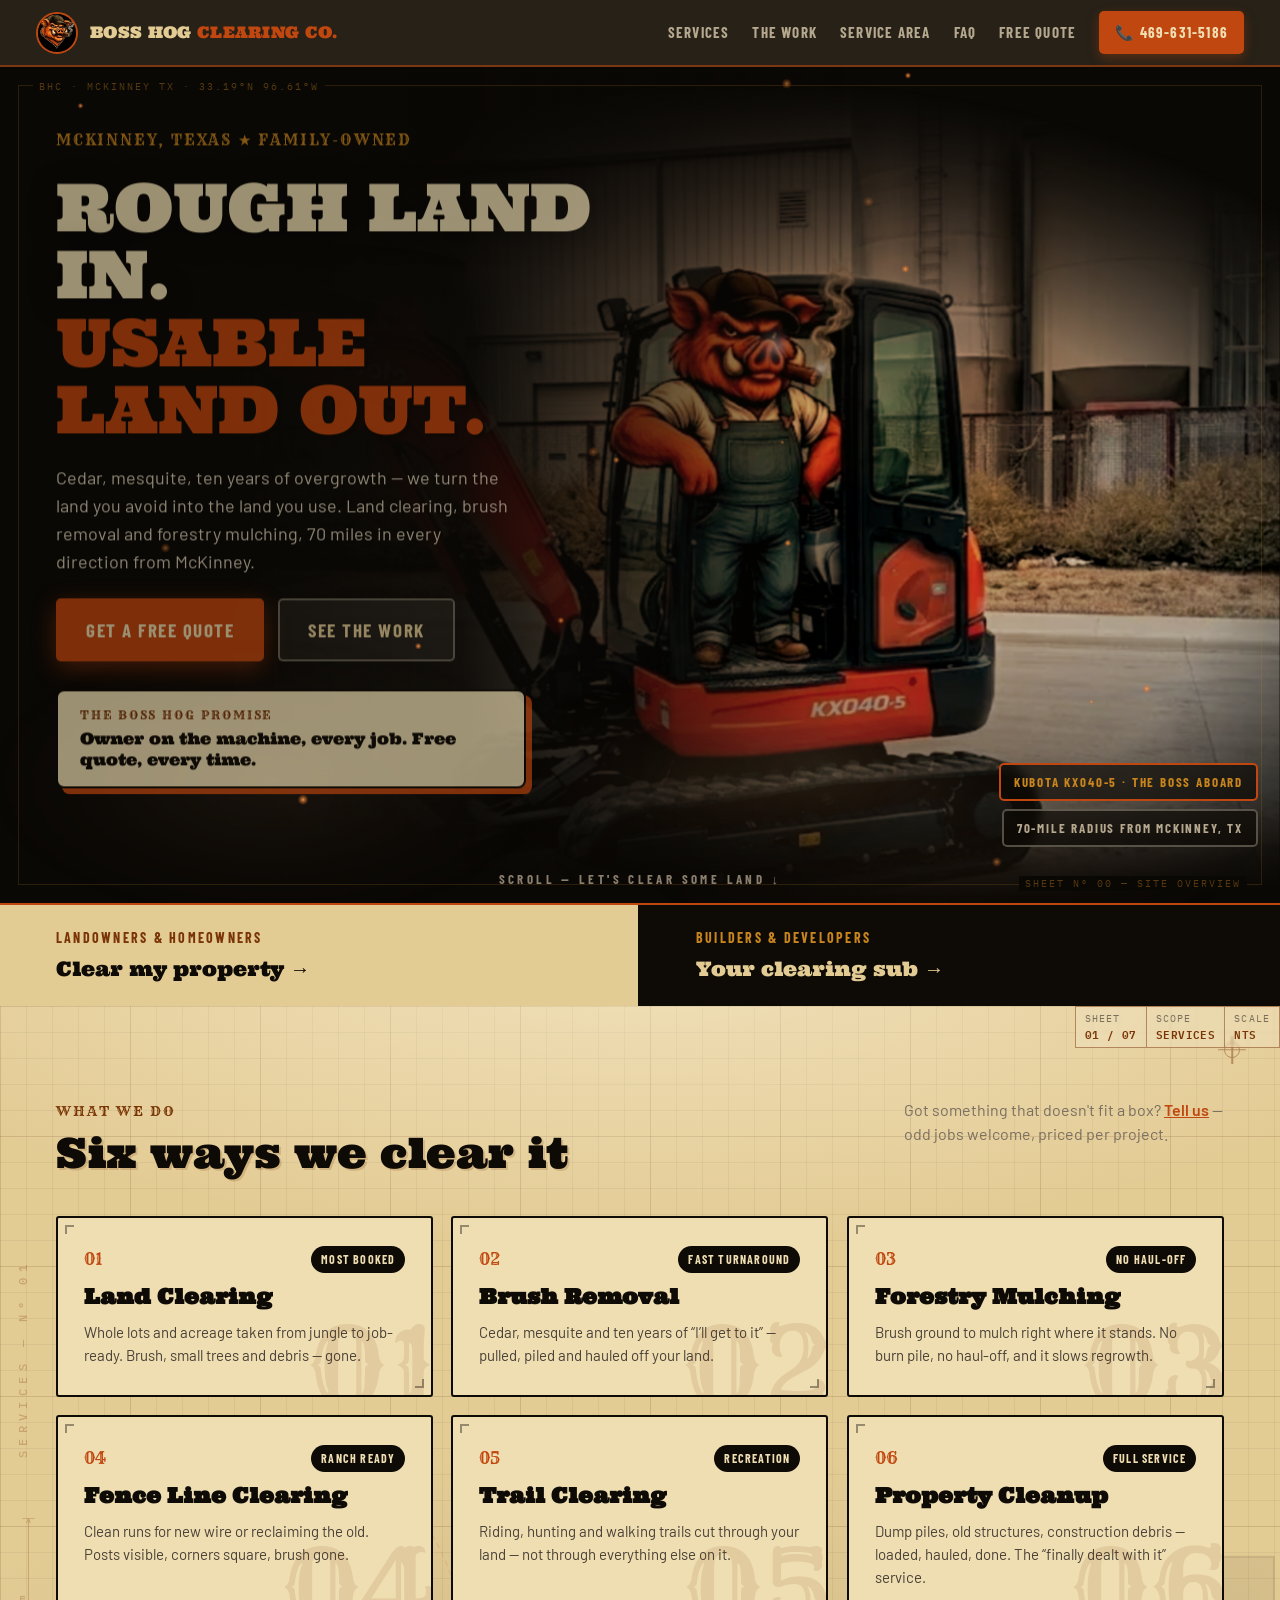
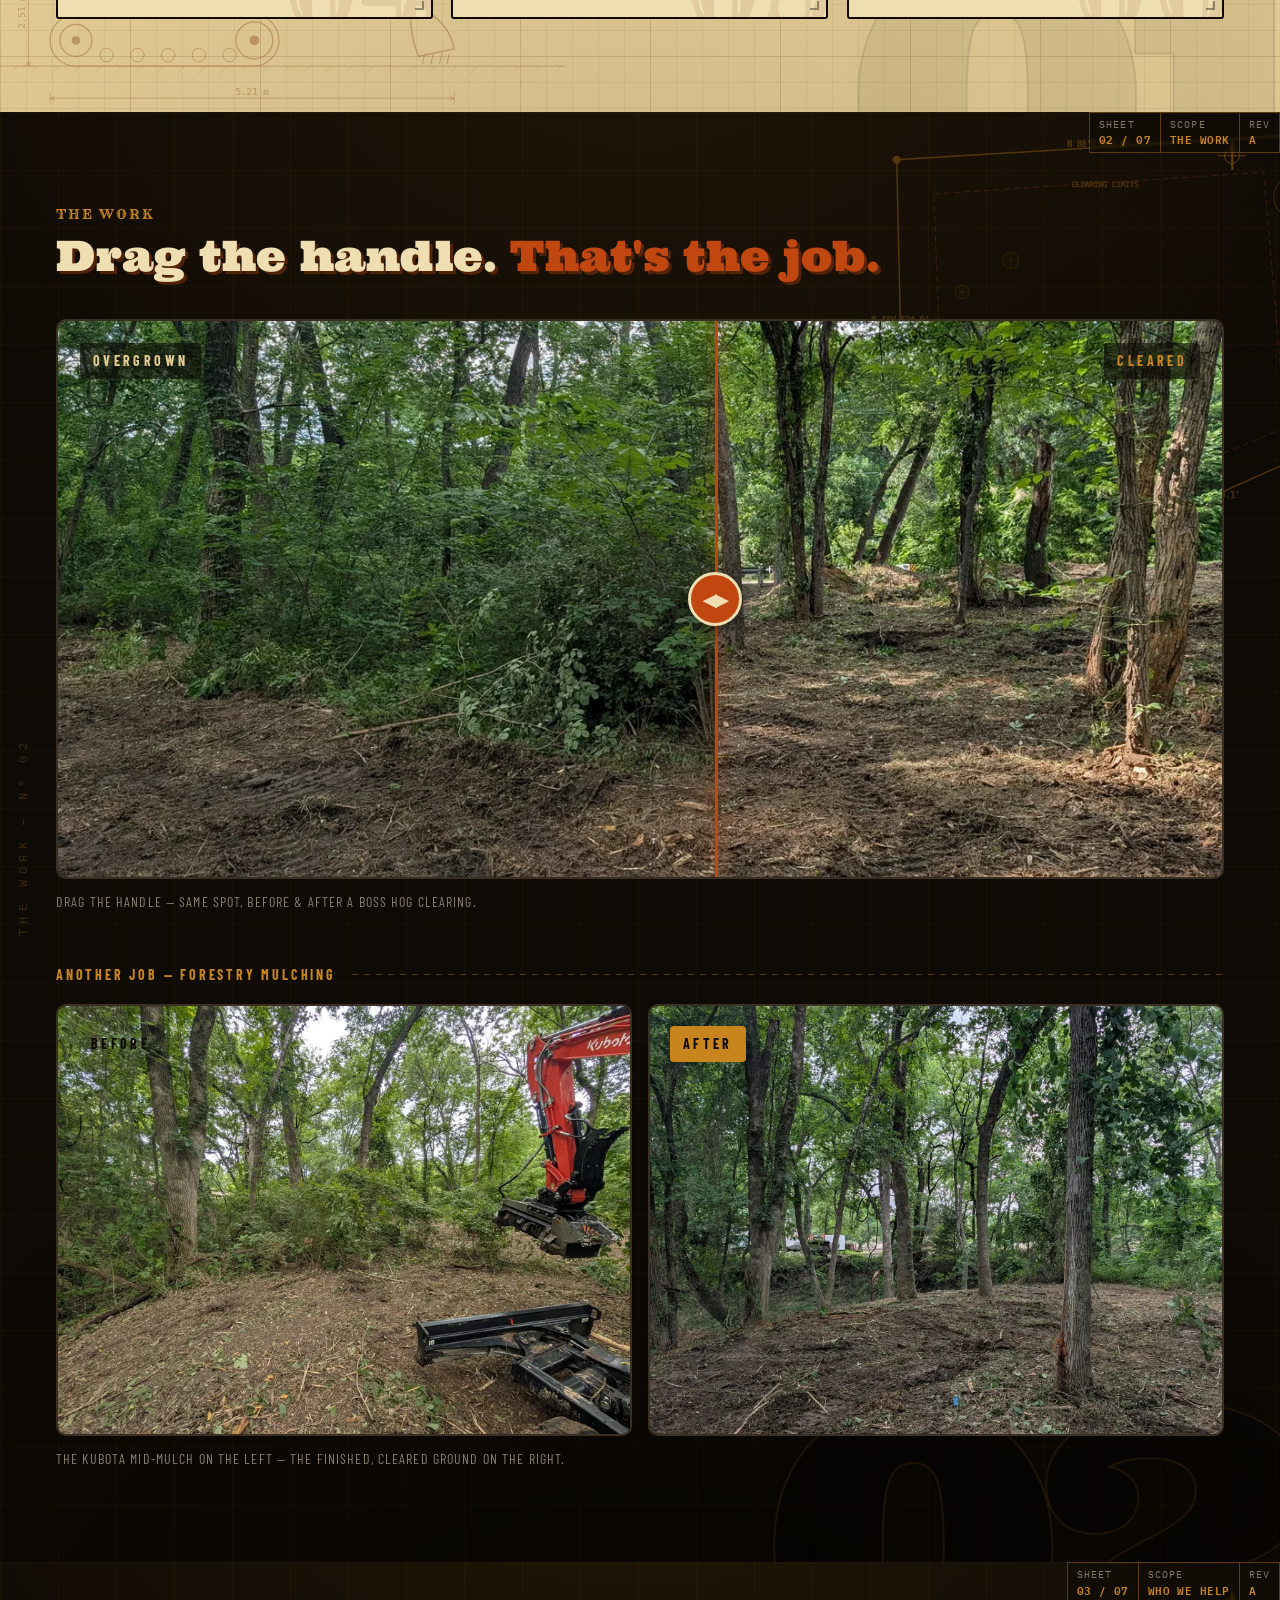
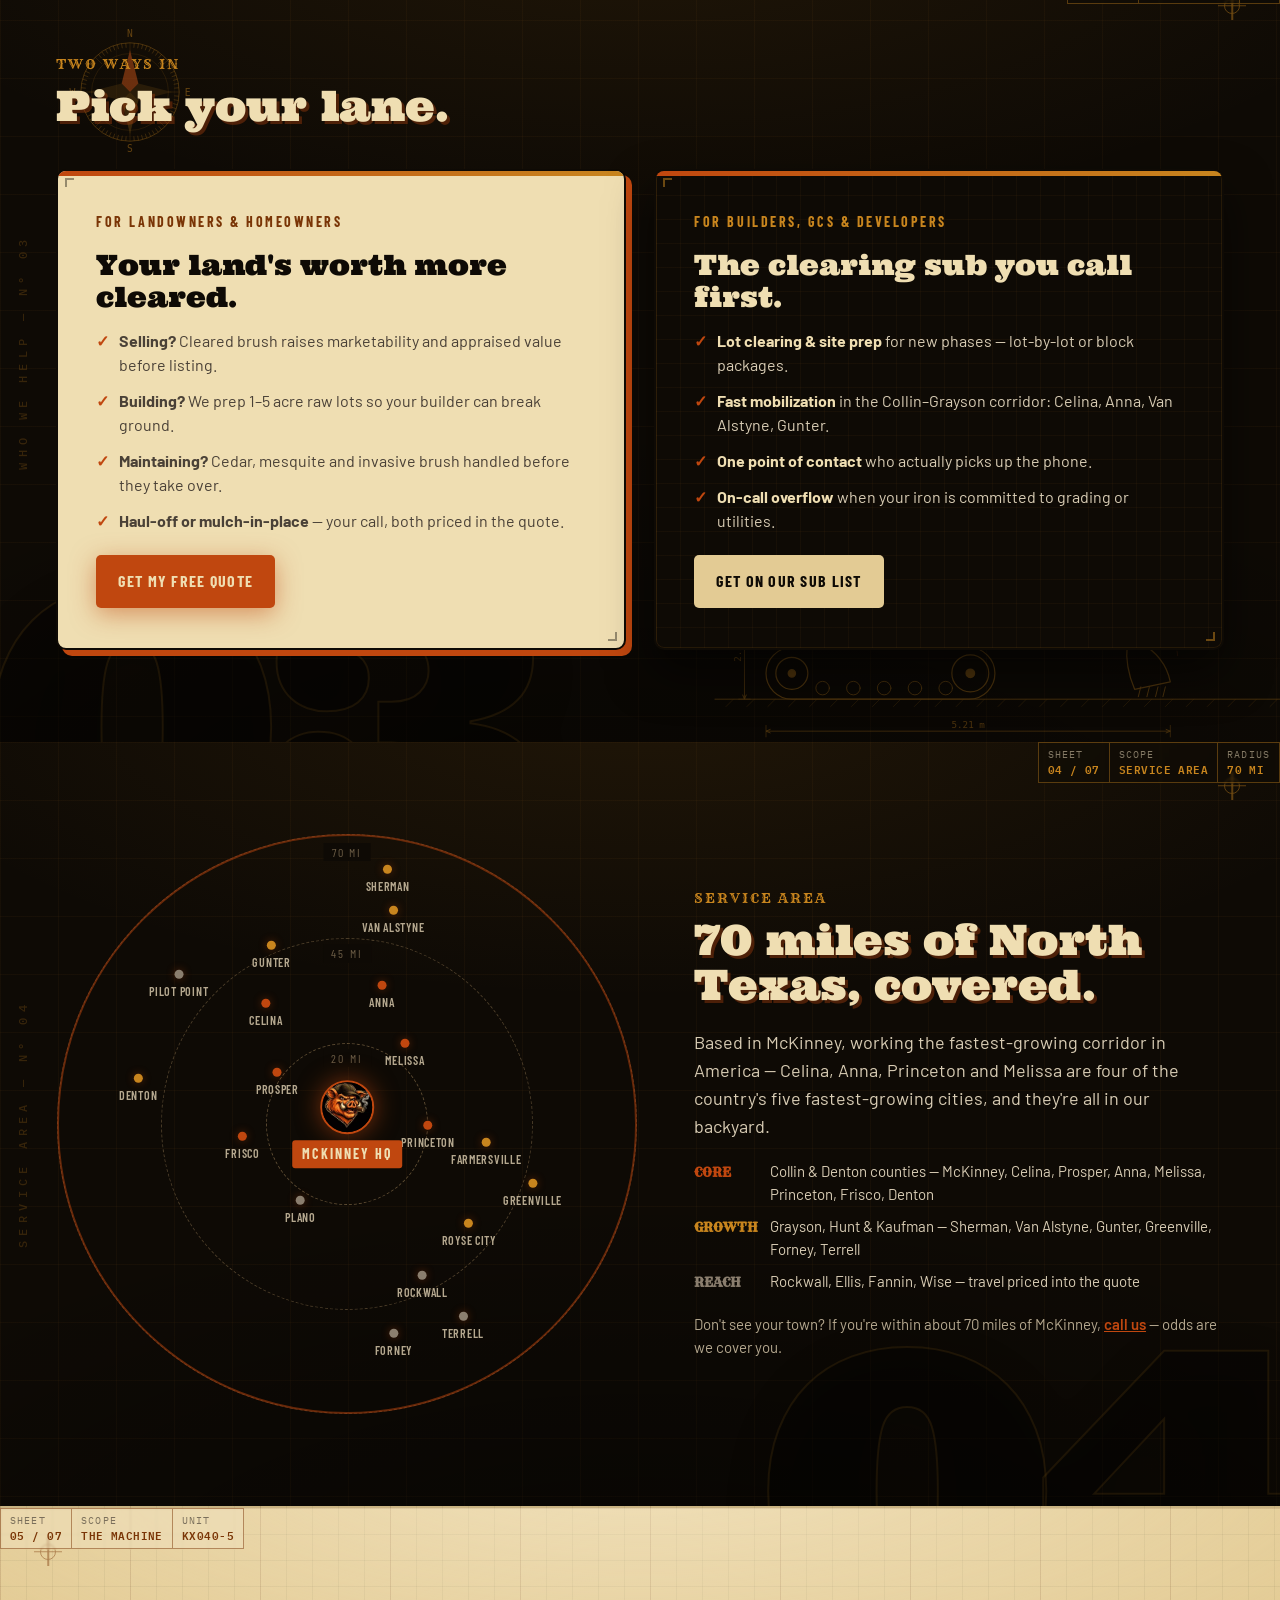
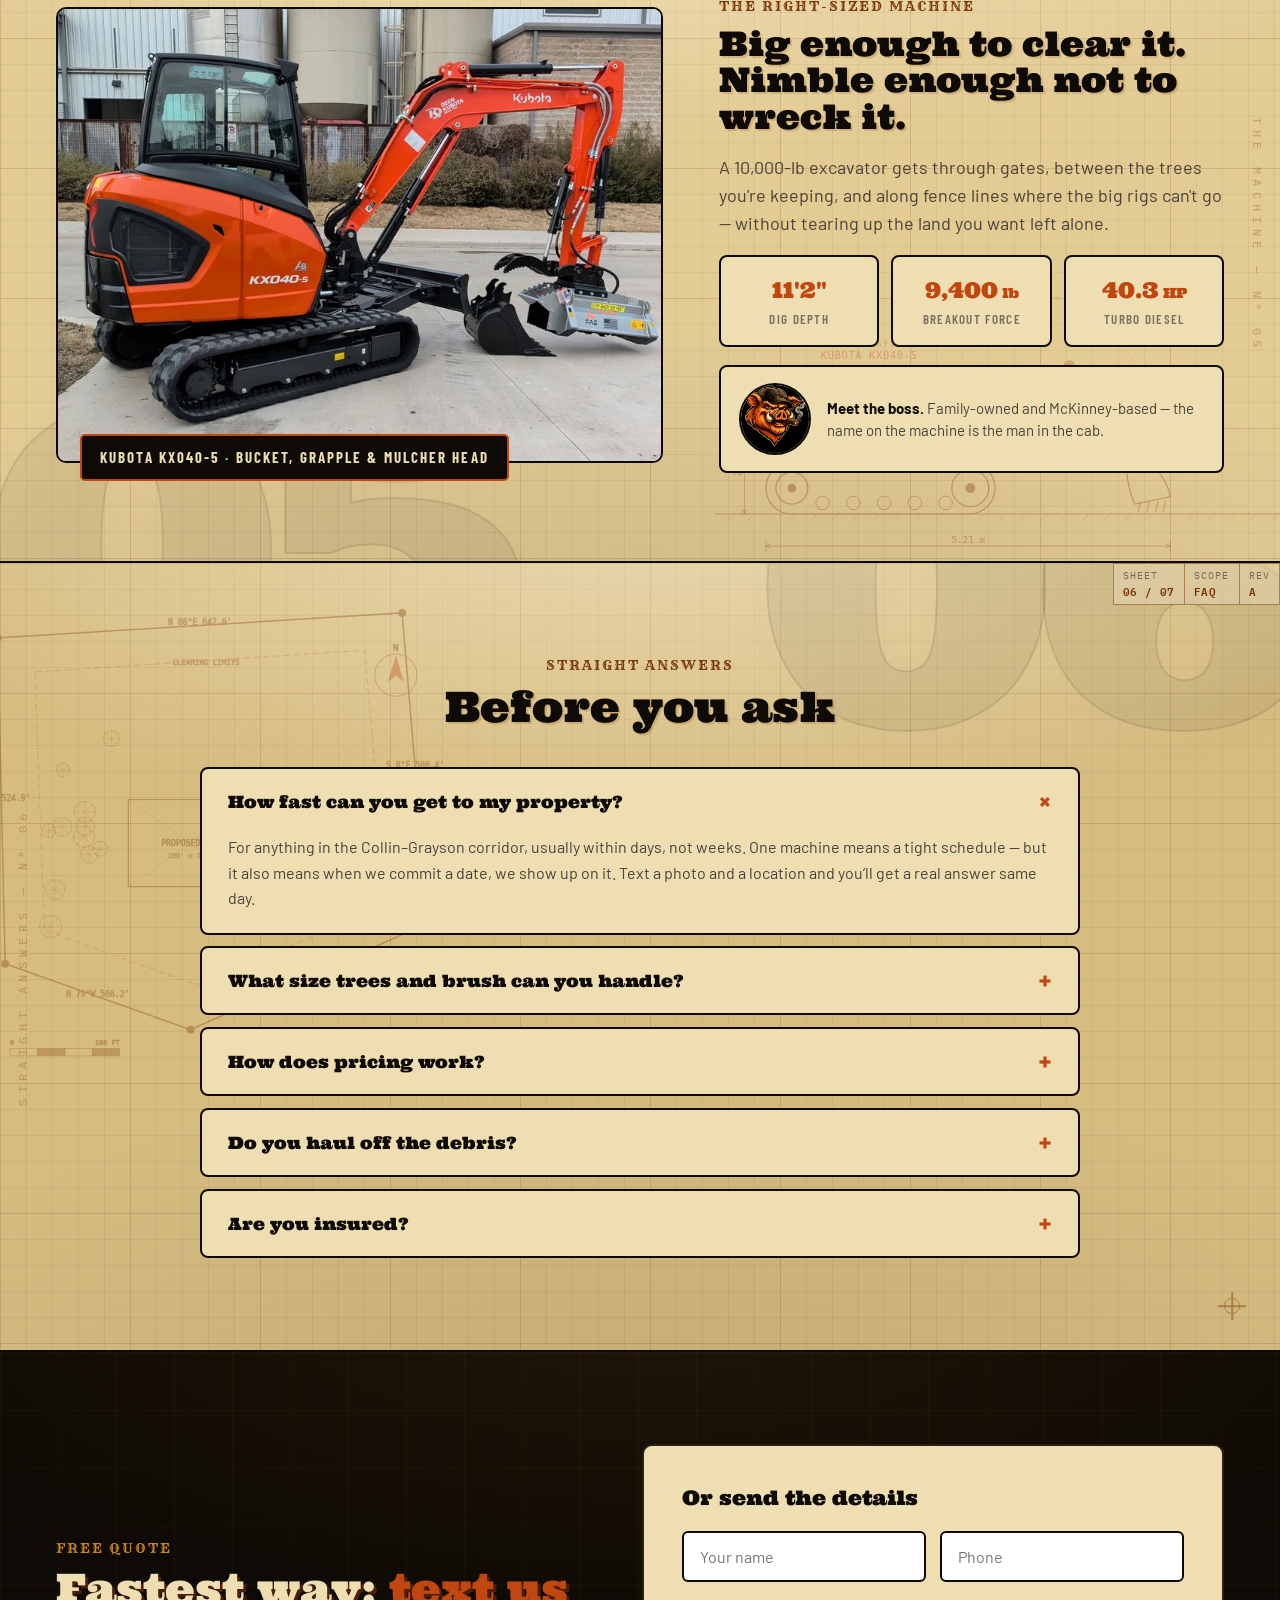
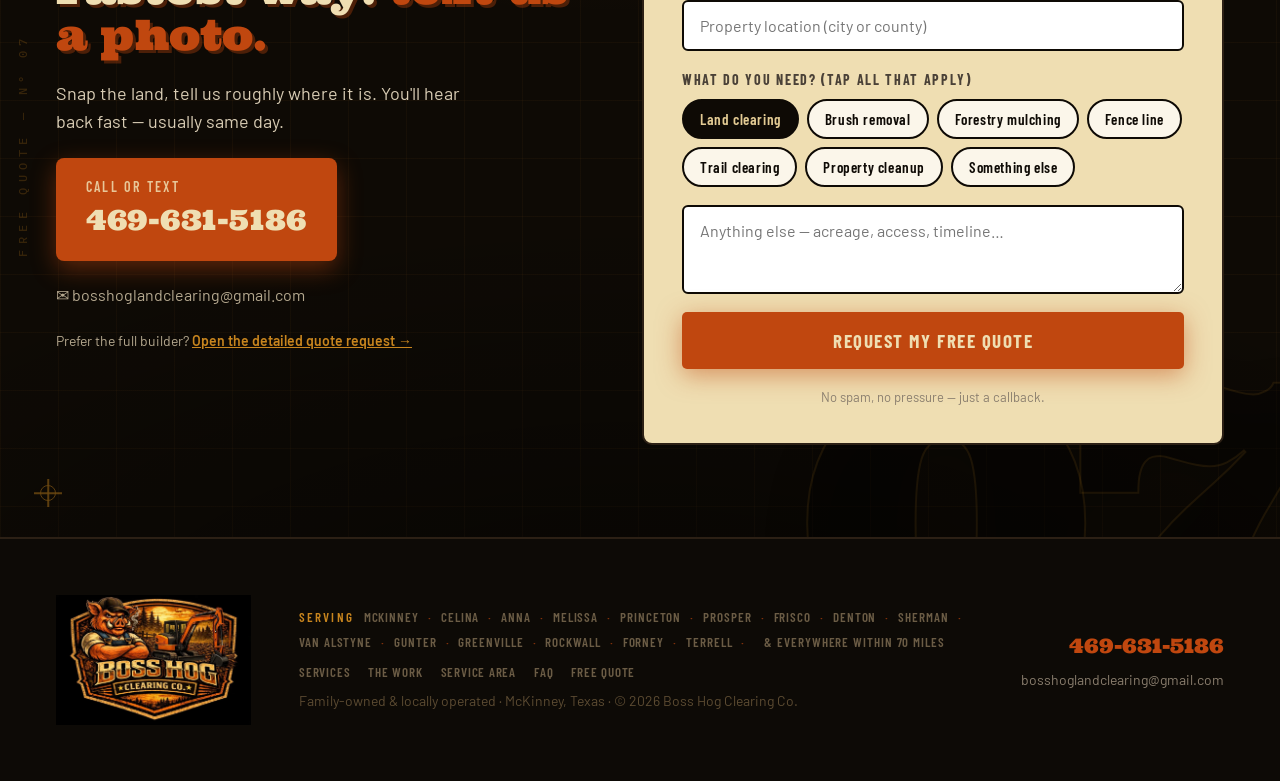
<file: index.html>
<!DOCTYPE html>
<html lang="en">
<head>
<meta charset="utf-8">
<script>/* /#quote → the dedicated quote landing page (not the homepage section) */
if (location.hash && location.hash.toLowerCase() === '#quote') { location.replace('/quote.html' + location.search); }</script>
<meta name="viewport" content="width=device-width, initial-scale=1, viewport-fit=cover">
<title>Boss Hog Clearing Co. — Land Clearing & Forestry Mulching in McKinney, TX</title>
<meta name="description" content="Family-owned land clearing, brush removal & forestry mulching in McKinney, Texas. Cedar, mesquite & overgrowth cleared within 70 miles — Collin, Denton, Grayson & beyond. Text a photo for a free quote: 469-631-5186.">
<meta name="keywords" content="land clearing McKinney TX, forestry mulching, brush removal, fence line clearing, lot clearing, site prep, Collin County, Denton County, Celina, Prosper, Anna, Melissa, Princeton">
<meta name="author" content="Boss Hog Clearing Co.">
<meta name="robots" content="index, follow">
<meta name="theme-color" content="#0E0A05">
<link rel="canonical" href="https://bosshogclearingco.com/">

<!-- Open Graph / social -->
<meta property="og:type" content="website">
<meta property="og:site_name" content="Boss Hog Clearing Co.">
<meta property="og:title" content="Boss Hog Clearing Co. — Land Clearing & Forestry Mulching, McKinney TX">
<meta property="og:description" content="Rough land in. Usable land out. Family-owned land clearing & forestry mulching, 70 miles around McKinney, Texas. Text a photo, get a free quote.">
<meta property="og:url" content="https://bosshogclearingco.com/">
<meta property="og:image" content="https://bosshogclearingco.com/assets/img/og-image.jpg">
<meta property="og:image:width" content="1200">
<meta property="og:image:height" content="630">
<meta name="twitter:card" content="summary_large_image">
<meta name="twitter:title" content="Boss Hog Clearing Co. — Land Clearing & Forestry Mulching, McKinney TX">
<meta name="twitter:description" content="Rough land in. Usable land out. Family-owned land clearing 70 miles around McKinney, TX.">
<meta name="twitter:image" content="https://bosshogclearingco.com/assets/img/og-image.jpg">

<!-- icons -->
<link rel="icon" href="/assets/img/favicon.ico" sizes="any">
<link rel="icon" type="image/png" href="/assets/img/favicon-32.png" sizes="32x32">
<link rel="apple-touch-icon" href="/assets/img/favicon-180.png">
<link rel="manifest" href="/site.webmanifest">

<!-- fonts -->
<link rel="preconnect" href="https://fonts.googleapis.com">
<link rel="preconnect" href="https://fonts.gstatic.com" crossorigin>
<link rel="preload" as="image" href="/assets/img/hero-boss-kubota-1024.webp" fetchpriority="high">
<link rel="stylesheet" href="https://fonts.googleapis.com/css2?family=Barlow:wght@400;500;600;700&family=Barlow+Condensed:wght@600;700&family=IBM+Plex+Mono:wght@400;500&family=Rye&family=Ultra&display=swap">
<link rel="stylesheet" href="/assets/css/styles.css">

<!-- structured data: local business -->
<script type="application/ld+json">
{
  "@context": "https://schema.org",
  "@type": ["LocalBusiness","HomeAndConstructionBusiness"],
  "name": "Boss Hog Clearing Co.",
  "description": "Family-owned land clearing, brush removal and forestry mulching serving McKinney, Texas and the surrounding 70-mile radius.",
  "image": "https://bosshogclearingco.com/assets/img/og-image.jpg",
  "logo": "https://bosshogclearingco.com/assets/img/favicon-512.png",
  "url": "https://bosshogclearingco.com/",
  "telephone": "+1-469-631-5186",
  "email": "bosshoglandclearing@gmail.com",
  "priceRange": "$$",
  "address": { "@type": "PostalAddress", "addressLocality": "McKinney", "addressRegion": "TX", "addressCountry": "US" },
  "geo": { "@type": "GeoCoordinates", "latitude": 33.1976, "longitude": -96.6153 },
  "areaServed": { "@type": "GeoCircle", "geoMidpoint": { "@type": "GeoCoordinates", "latitude": 33.1976, "longitude": -96.6153 }, "geoRadius": "112654" },
  "founder": { "@type": "Person", "name": "The Boss" },
  "slogan": "Rough land in. Usable land out.",
  "openingHoursSpecification": [{ "@type": "OpeningHoursSpecification", "dayOfWeek": ["Monday","Tuesday","Wednesday","Thursday","Friday","Saturday"], "opens": "07:00", "closes": "19:00" }],
  "hasOfferCatalog": {
    "@type": "OfferCatalog",
    "name": "Land Clearing Services",
    "itemListElement": [
      { "@type": "Offer", "itemOffered": { "@type": "Service", "name": "Land Clearing" } },
      { "@type": "Offer", "itemOffered": { "@type": "Service", "name": "Brush Removal" } },
      { "@type": "Offer", "itemOffered": { "@type": "Service", "name": "Forestry Mulching" } },
      { "@type": "Offer", "itemOffered": { "@type": "Service", "name": "Fence Line Clearing" } },
      { "@type": "Offer", "itemOffered": { "@type": "Service", "name": "Trail Clearing" } },
      { "@type": "Offer", "itemOffered": { "@type": "Service", "name": "Property Cleanup" } }
    ]
  }
}
</script>
<script type="application/ld+json">
{
  "@context": "https://schema.org",
  "@type": "FAQPage",
  "mainEntity": [
    { "@type": "Question", "name": "How fast can you get to my property?", "acceptedAnswer": { "@type": "Answer", "text": "For anything in the Collin–Grayson corridor, usually within days, not weeks. Text a photo and a location and you'll get a real answer same day." } },
    { "@type": "Question", "name": "What size trees and brush can you handle?", "acceptedAnswer": { "@type": "Answer", "text": "Brush, cedar, mesquite and trees up to roughly 8–10 inches across are right in our wheelhouse. Bigger timber or 5+ acre wooded tracts we'll assess honestly." } },
    { "@type": "Question", "name": "How does pricing work?", "acceptedAnswer": { "@type": "Answer", "text": "Per acre, based on vegetation density — roughly $1,200–2,500/acre for light brush up to $3,500–6,000/acre for heavy wooded clearing, plus a mobilization fee based on distance. Text a photo for an exact, free quote." } },
    { "@type": "Question", "name": "Do you haul off the debris?", "acceptedAnswer": { "@type": "Answer", "text": "Your choice. We can mulch it in place, pile it for burning where permitted, or load and haul it away. We price each option in the quote." } },
    { "@type": "Question", "name": "Are you insured?", "acceptedAnswer": { "@type": "Answer", "text": "Yes — fully insured for the work we do, and happy to provide documentation for builders and GCs who need it for their sub list." } }
  ]
}
</script>
</head>

<body>
<a class="skip-link" href="#top">Skip to content</a>

<!-- ============ NAV ============ -->
<header class="nav" id="nav">
  <a href="#top" class="nav__brand" aria-label="Boss Hog Clearing Co. home">
    <img src="/assets/img/mascot-128.webp" alt="Boss Hog mascot — cigar-smoking hog logo" width="42" height="42">
    <span class="nav__name">BOSS HOG <b>CLEARING CO.</b></span>
  </a>
  <button class="nav__toggle" id="navToggle" aria-label="Toggle menu" aria-expanded="false"><span></span><span></span><span></span></button>
  <nav class="nav__links" id="navLinks" aria-label="Primary">
    <a href="#services">Services</a>
    <a href="#work">The Work</a>
    <a href="#area">Service Area</a>
    <a href="#faq">FAQ</a>
    <a href="/quote.html">Free Quote</a>
    <a href="tel:4696315186" class="nav__cta">📞 469-631-5186</a>
  </nav>
</header>

<main id="top">

<!-- ============ HERO ============ -->
<section class="hero" id="hero" aria-label="Boss Hog Clearing Co. — land clearing in McKinney, Texas">
  <div class="hero__glow"></div>

  <!-- faint equipment blueprint behind the scene -->
  <div class="hero__blueprint" data-depth="5" aria-hidden="true">
    <img src="/assets/img/bp-excavator-dark.svg" alt="" width="1040" height="660" loading="eager">
  </div>

  <!-- the boss on the Kubota -->
  <div class="hero__photo" id="heroPhoto" data-depth="22">
    <div class="hero__photo-mask">
      <picture>
        <source type="image/webp" srcset="/assets/img/hero-boss-kubota-1024.webp">
        <img src="/assets/img/hero-boss-kubota-1024.jpg" alt="The Boss aboard his orange Kubota KX040-5 mini excavator" draggable="false" width="1024" height="572" fetchpriority="high">
      </picture>
      <div class="grade-sky"></div>
      <div class="grade-key"></div>
      <div class="grade-floor"></div>
    </div>
    <canvas class="hero__smoke" id="heroSmoke" aria-hidden="true"></canvas>
  </div>

  <div class="hero__scrim-l"></div>
  <div class="hero__scrim-b"></div>
  <canvas class="hero__fx" id="heroFx" aria-hidden="true"></canvas>
  <div class="hero__spot" id="heroSpot" aria-hidden="true"></div>

  <!-- blueprint frame -->
  <div class="hero__frame" aria-hidden="true">
    <span class="tl">BHC · McKinney TX · 33.19°N 96.61°W</span>
    <span class="br">Sheet Nº 00 — Site Overview</span>
  </div>

  <div class="hero__copy" id="heroCopy">
    <p class="hero__eyebrow" data-reveal>McKinney, Texas ★ Family-Owned</p>
    <h1 data-reveal data-reveal-delay="90">Rough land in.<br><span class="pop">Usable land out.</span></h1>
    <p class="hero__sub" data-reveal data-reveal-delay="180">Cedar, mesquite, ten years of overgrowth — we turn the land you avoid into the land you use. Land clearing, brush removal and forestry mulching, 70 miles in every direction from McKinney.</p>
    <div class="hero__cta" data-reveal data-reveal-delay="270">
      <a href="/quote.html" class="btn btn--primary">Get a free quote</a>
      <a href="#work" class="btn btn--ghost">See the work</a>
    </div>
    <div class="hero__promise" data-reveal data-reveal-delay="360">
      <div>
        <div class="pk">The Boss Hog Promise</div>
        <div class="pv">Owner on the machine, every job. Free quote, every time.</div>
      </div>
    </div>
  </div>

  <div class="hero__plates" aria-hidden="true">
    <div class="plate">Kubota KX040-5 · The Boss aboard</div>
    <div class="plate plate--muted">70-mile radius from McKinney, TX</div>
  </div>
  <div class="hero__hint">Scroll — let's clear some land ↓</div>
</section>

<!-- audience split -->
<div class="split">
  <a href="/quote.html">
    <div class="lbl" style="color:var(--rust-dark)">Landowners &amp; Homeowners</div>
    <div class="big" style="color:var(--ink)">Clear my property →</div>
  </a>
  <a href="/quote.html">
    <div class="lbl" style="color:var(--amber)">Builders &amp; Developers</div>
    <div class="big" style="color:var(--wheat)">Your clearing sub →</div>
  </a>
</div>

<!-- ============ SERVICES ============ -->
<section class="bay paper" id="services">
  <div class="blueprint bp-exc" style="left:-3%;right:auto" aria-hidden="true"><img src="/assets/img/bp-excavator-light.svg" alt="" width="1040" height="660" loading="lazy"></div>
  <div class="spine">Services — Nº 01</div>
  <div class="crosshair" style="top:30px;right:34px"><i></i></div>
  <div class="titleblock" style="top:0;right:0">
    <div><span>Sheet</span><b>01 / 07</b></div>
    <div><span>Scope</span><b>Services</b></div>
    <div><span>Scale</span><b>NTS</b></div>
  </div>
  <div class="bignum" aria-hidden="true">01</div>
  <div class="bay__pad">
    <div class="sec-head">
      <div data-reveal>
        <p class="kicker">What we do</p>
        <h2 class="h2">Six ways we clear it</h2>
      </div>
      <p class="note" data-reveal data-reveal-delay="120">Got something that doesn't fit a box? <a href="/quote.html">Tell us</a> — odd jobs welcome, priced per project.</p>
    </div>
    <div class="svc-grid" id="svcGrid"><!-- services injected by JS --></div>
  </div>
</section>

<!-- ============ THE WORK ============ -->
<section class="bay paper--dark" id="work">
  <div class="blueprint bp-plan bp-plan--r" aria-hidden="true"><img src="/assets/img/bp-siteplan-dark.svg" alt="" width="900" height="900" loading="lazy"></div>
  <div class="spine spine--lit">The Work — Nº 02</div>
  <div class="crosshair crosshair--lit" style="top:30px;right:34px"><i></i></div>
  <div class="titleblock titleblock--lit" style="top:0;right:0">
    <div><span>Sheet</span><b>02 / 07</b></div>
    <div><span>Scope</span><b>The Work</b></div>
    <div><span>Rev</span><b>A</b></div>
  </div>
  <div class="bignum bignum--lit" aria-hidden="true">02</div>
  <div class="bay__pad">
    <div data-reveal style="margin-bottom:40px">
      <p class="kicker kicker--lit">The work</p>
      <h2 class="h2 h2--lit">Drag the handle. <span style="color:var(--rust)">That's the job.</span></h2>
    </div>

    <div class="ba" id="baSlider" data-reveal="scale" role="slider" aria-label="Before and after land clearing comparison" aria-valuemin="0" aria-valuemax="100" aria-valuenow="50" tabindex="0">
      <picture>
        <source type="image/webp" srcset="/assets/img/after-cleared-800.webp 800w, /assets/img/after-cleared-1280.webp 1280w, /assets/img/after-cleared-1800.webp 1800w" sizes="(max-width:1280px) 100vw, 1280px">
        <img class="ba__after" src="/assets/img/after-cleared-1280.jpg" alt="Same wooded plot after Boss Hog clearing — trees kept, ground cleared and mulched" draggable="false">
      </picture>
      <div class="ba__before-wrap" id="baBeforeWrap">
        <picture>
          <source type="image/webp" srcset="/assets/img/before-overgrown-800.webp 800w, /assets/img/before-overgrown-1280.webp 1280w, /assets/img/before-overgrown-1800.webp 1800w" sizes="(max-width:1280px) 100vw, 1280px">
          <img class="ba__before" src="/assets/img/before-overgrown-1280.jpg" alt="Overgrown wooded plot before clearing — dense cedar and brush" draggable="false">
        </picture>
      </div>
      <div class="ba__line" id="baLine"></div>
      <div class="ba__handle" id="baHandle">◀▶</div>
      <div class="ba__tag ba__tag--l">Overgrown</div>
      <div class="ba__tag ba__tag--r">Cleared</div>
    </div>
    <p class="cap">Drag the handle — same spot, before &amp; after a Boss Hog clearing.</p>

    <div class="work-div" data-reveal><span>Another job — forestry mulching</span><span></span></div>
    <div class="work-grid">
      <div class="work-shot" data-reveal>
        <picture>
          <source type="image/webp" srcset="/assets/img/mulching-800.webp 800w, /assets/img/mulching-1280.webp 1280w" sizes="(max-width:560px) 100vw, 50vw">
          <img src="/assets/img/mulching-1280.jpg" alt="Forestry mulching in progress — the Kubota KX040-5 grinding brush in place" loading="lazy">
        </picture>
        <div class="ba__tag">Before</div>
      </div>
      <div class="work-shot" data-reveal data-reveal-delay="120">
        <picture>
          <source type="image/webp" srcset="/assets/img/finished-cut-800.webp 800w, /assets/img/finished-cut-1280.webp 1280w" sizes="(max-width:560px) 100vw, 50vw">
          <img src="/assets/img/finished-cut-1280.jpg" alt="Cleared and mulched ground — the finished forestry mulching cut" loading="lazy">
        </picture>
        <div class="ba__tag ba__tag--after">After</div>
      </div>
    </div>
    <p class="cap">The Kubota mid-mulch on the left — the finished, cleared ground on the right.</p>
  </div>
</section>

<!-- ============ AUDIENCE PATHS ============ -->
<section class="bay paper--dark" id="who">
  <div class="blueprint bp-exc" aria-hidden="true"><img src="/assets/img/bp-excavator-dark.svg" alt="" width="1040" height="660" loading="lazy"></div>
  <div class="blueprint bp-compass" style="left:5%;top:64px" aria-hidden="true"><img src="/assets/img/bp-compass-dark.svg" alt="" width="220" height="220" loading="lazy"></div>
  <div class="spine spine--lit">Who We Help — Nº 03</div>
  <div class="crosshair crosshair--lit" style="top:30px;right:34px"><i></i></div>
  <div class="titleblock titleblock--lit" style="top:0;right:0">
    <div><span>Sheet</span><b>03 / 07</b></div>
    <div><span>Scope</span><b>Who We Help</b></div>
    <div><span>Rev</span><b>A</b></div>
  </div>
  <div class="bignum bignum--lit bignum--left" aria-hidden="true">03</div>
  <div class="bay__pad">
    <div data-reveal style="margin-bottom:40px">
      <p class="kicker kicker--lit">Two ways in</p>
      <h2 class="h2 h2--lit">Pick your lane.</h2>
    </div>
    <div class="paths">
      <article class="pcard pcard--light" id="landowners" data-reveal="left">
        <span class="tick tick--tl"></span><span class="tick tick--br"></span>
        <div class="lbl">For landowners &amp; homeowners</div>
        <h3>Your land's worth more cleared.</h3>
        <ul>
          <li><span><strong>Selling?</strong> Cleared brush raises marketability and appraised value before listing.</span></li>
          <li><span><strong>Building?</strong> We prep 1–5 acre raw lots so your builder can break ground.</span></li>
          <li><span><strong>Maintaining?</strong> Cedar, mesquite and invasive brush handled before they take over.</span></li>
          <li><span><strong>Haul-off or mulch-in-place</strong> — your call, both priced in the quote.</span></li>
        </ul>
        <a href="/quote.html" class="btn btn--primary btn--sm">Get my free quote</a>
      </article>
      <article class="pcard pcard--dark" id="builders" data-reveal="right">
        <span class="tick tick--tl" style="border-color:rgba(200,133,30,0.5)"></span><span class="tick tick--br" style="border-color:rgba(200,133,30,0.5)"></span>
        <div class="lbl">For builders, GCs &amp; developers</div>
        <h3>The clearing sub you call first.</h3>
        <ul>
          <li><span><strong>Lot clearing &amp; site prep</strong> for new phases — lot-by-lot or block packages.</span></li>
          <li><span><strong>Fast mobilization</strong> in the Collin–Grayson corridor: Celina, Anna, Van Alstyne, Gunter.</span></li>
          <li><span><strong>One point of contact</strong> who actually picks up the phone.</span></li>
          <li><span><strong>On-call overflow</strong> when your iron is committed to grading or utilities.</span></li>
        </ul>
        <a href="mailto:bosshoglandclearing@gmail.com?subject=Sub%20list%20—%20Boss%20Hog%20Clearing" class="btn btn--wheat btn--sm">Get on our sub list</a>
      </article>
    </div>
  </div>
</section>

<!-- ============ SERVICE AREA ============ -->
<section class="bay paper--dark" id="area">
  <div class="spine spine--lit">Service Area — Nº 04</div>
  <div class="crosshair crosshair--lit" style="top:30px;right:34px"><i></i></div>
  <div class="titleblock titleblock--lit" style="top:0;right:0">
    <div><span>Sheet</span><b>04 / 07</b></div>
    <div><span>Scope</span><b>Service Area</b></div>
    <div><span>Radius</span><b>70 MI</b></div>
  </div>
  <div class="bignum bignum--lit" aria-hidden="true">04</div>
  <div class="bay__pad">
    <div class="area-grid">
      <div class="radar" data-reveal="scale" id="radar">
        <div class="radar__ring r1"></div>
        <div class="radar__ring r2"></div>
        <div class="radar__ring r3"></div>
        <div class="radar__pulse"></div>
        <div class="radar__mi" style="top:1.5%">70 mi</div>
        <div class="radar__mi" style="top:19%">45 mi</div>
        <div class="radar__mi" style="top:37%">20 mi</div>
        <div class="radar__hq">
          <img src="/assets/img/mascot-128.webp" alt="McKinney headquarters" width="54" height="54">
          <span>McKinney HQ</span>
        </div>
        <!-- towns injected by JS -->
      </div>
      <div class="area-copy">
        <div data-reveal>
          <p class="kicker kicker--lit">Service area</p>
          <h2 class="h2 h2--lit">70 miles of North Texas, covered.</h2>
        </div>
        <p class="lead" data-reveal data-reveal-delay="90" style="color:#D8CCB4">Based in McKinney, working the fastest-growing corridor in America — Celina, Anna, Princeton and Melissa are four of the country's five fastest-growing cities, and they're all in our backyard.</p>
        <div data-reveal data-reveal-delay="180" style="display:flex;flex-direction:column;gap:10px">
          <div class="area-tier"><b style="color:var(--rust)">CORE</b><span>Collin &amp; Denton counties — McKinney, Celina, Prosper, Anna, Melissa, Princeton, Frisco, Denton</span></div>
          <div class="area-tier"><b style="color:var(--amber)">GROWTH</b><span>Grayson, Hunt &amp; Kaufman — Sherman, Van Alstyne, Gunter, Greenville, Forney, Terrell</span></div>
          <div class="area-tier"><b style="color:#8A7E6E">REACH</b><span>Rockwall, Ellis, Fannin, Wise — travel priced into the quote</span></div>
        </div>
        <p data-reveal data-reveal-delay="260" style="font-size:15px;color:var(--muted)">Don't see your town? If you're within about 70 miles of McKinney, <a href="tel:4696315186" style="color:var(--rust);font-weight:600">call us</a> — odds are we cover you.</p>
      </div>
    </div>
  </div>
</section>

<!-- ============ THE MACHINE ============ -->
<section class="bay paper" id="boss" style="border-top:2px solid rgba(14,10,5,0.12)">
  <div class="blueprint bp-exc" aria-hidden="true"><img src="/assets/img/bp-excavator-light.svg" alt="" width="1040" height="660" loading="lazy"></div>
  <div class="spine spine--right">The Machine — Nº 05</div>
  <div class="crosshair" style="top:30px;left:34px"><i></i></div>
  <div class="titleblock" style="top:0;left:0">
    <div><span>Sheet</span><b>05 / 07</b></div>
    <div><span>Scope</span><b>The Machine</b></div>
    <div><span>Unit</span><b>KX040-5</b></div>
  </div>
  <div class="bignum bignum--left" aria-hidden="true">05</div>
  <div class="machine-grid">
    <div class="machine-photo" data-reveal="left">
      <picture>
        <source type="image/webp" srcset="/assets/img/machine-kx040-800.webp 800w, /assets/img/machine-kx040-1280.webp 1280w, /assets/img/machine-kx040-1800.webp 1800w" sizes="(max-width:1080px) 100vw, 720px">
        <img src="/assets/img/machine-kx040-1280.jpg" alt="Kubota KX040-5 mini excavator with bucket, grapple and mulcher head" loading="lazy">
      </picture>
      <div class="tagcap">Kubota KX040-5 · bucket, grapple &amp; mulcher head</div>
    </div>
    <div style="display:flex;flex-direction:column;gap:18px">
      <div data-reveal>
        <p class="kicker">The right-sized machine</p>
        <h2 class="h2" style="font-size:clamp(26px,3.4vw,34px)">Big enough to clear it. Nimble enough not to wreck it.</h2>
      </div>
      <p class="lead" data-reveal data-reveal-delay="90">A 10,000-lb excavator gets through gates, between the trees you're keeping, and along fence lines where the big rigs can't go — without tearing up the land you want left alone.</p>
      <div class="stat-row" data-reveal data-reveal-delay="180">
        <div class="stat"><div class="v"><span data-count="11.1667" data-count-format="ftin">11'2"</span></div><div class="k">Dig depth</div></div>
        <div class="stat"><div class="v"><span data-count="9400" data-count-format="int">9,400</span><small> lb</small></div><div class="k">Breakout force</div></div>
        <div class="stat"><div class="v"><span data-count="40.3" data-count-format="dec">40.3</span><small> HP</small></div><div class="k">Turbo diesel</div></div>
      </div>
      <div class="boss-card" data-reveal data-reveal-delay="260">
        <img src="/assets/img/mascot-256.webp" alt="The Boss Hog mascot" width="72" height="72">
        <div><strong style="color:var(--ink)">Meet the boss.</strong> Family-owned and McKinney-based — the name on the machine is the man in the cab.</div>
      </div>
    </div>
  </div>
</section>

<!-- ============ FAQ ============ -->
<section class="bay paper" id="faq" style="background-color:var(--wheat-dark);border-top:2px solid var(--ink)">
  <div class="blueprint bp-plan" aria-hidden="true"><img src="/assets/img/bp-siteplan-light.svg" alt="" width="900" height="900" loading="lazy"></div>
  <div class="spine">Straight Answers — Nº 06</div>
  <div class="crosshair" style="bottom:30px;right:34px"><i></i></div>
  <div class="titleblock" style="top:0;right:0">
    <div><span>Sheet</span><b>06 / 07</b></div>
    <div><span>Scope</span><b>FAQ</b></div>
    <div><span>Rev</span><b>A</b></div>
  </div>
  <div class="bignum bignum--top" aria-hidden="true">06</div>
  <div class="bay__pad">
    <div class="faq-wrap">
      <div data-reveal style="margin-bottom:36px;text-align:center">
        <p class="kicker">Straight answers</p>
        <h2 class="h2">Before you ask</h2>
      </div>
      <div class="faq-list" id="faqList"><!-- faqs injected by JS --></div>
    </div>
  </div>
</section>

<!-- ============ QUOTE ============ -->
<section class="bay paper--dark" id="quote" style="border-top:2px solid var(--ink)">
  <div class="spine spine--lit">Free Quote — Nº 07</div>
  <div class="crosshair crosshair--lit" style="bottom:30px;left:34px"><i></i></div>
  <div class="bignum bignum--lit" aria-hidden="true">07</div>
  <div class="bay__pad">
    <div class="quote-grid">
      <div class="quote-left" data-reveal="left">
        <div>
          <p class="kicker kicker--lit">Free quote</p>
          <h2 class="h2 h2--lit" style="font-size:clamp(30px,4vw,42px)">Fastest way: <span style="color:var(--rust)">text us a photo.</span></h2>
        </div>
        <p class="lead" style="color:#D8CCB4;max-width:440px">Snap the land, tell us roughly where it is. You'll hear back fast — usually same day.</p>
        <a href="sms:4696315186" class="bigtel"><small>Call or text</small><b>469-631-5186</b></a>
        <a href="mailto:bosshoglandclearing@gmail.com" class="email">✉ bosshoglandclearing@gmail.com</a>
        <p style="font-size:14px;color:var(--muted)">Prefer the full builder? <a href="/quote.html" style="color:var(--amber);font-weight:600">Open the detailed quote request →</a></p>
      </div>

      <form class="form-card" id="quoteForm" action="https://formsubmit.co/bosshoglandclearing@gmail.com" method="POST" data-reveal="right" novalidate>
        <input type="hidden" name="_subject" id="quoteSubject" value="New quote request — Boss Hog Clearing Co.">
        <input type="hidden" name="_template" value="table">
        <input type="hidden" name="_captcha" value="false">
        <input type="hidden" name="_next" value="https://bosshogclearingco.com/quote.html?sent=1">
        <input type="hidden" name="source" value="homepage">
        <input type="hidden" name="services" id="quoteServices" value="Land clearing">
        <input type="text" name="_honey" style="display:none" tabindex="-1" autocomplete="off" aria-hidden="true">
        <h3>Or send the details</h3>
        <div class="form-row">
          <input class="field" type="text" name="name" placeholder="Your name" autocomplete="name" required>
          <input class="field" type="tel" name="phone" placeholder="Phone" autocomplete="tel" required>
        </div>
        <input class="field" type="text" name="city" placeholder="Property location (city or county)" autocomplete="address-level2">
        <div>
          <div class="chips-label">What do you need? (tap all that apply)</div>
          <div class="chips" id="quoteChips" role="group" aria-label="Services needed"></div>
        </div>
        <textarea class="field" name="notes" placeholder="Anything else — acreage, access, timeline…" rows="3"></textarea>
        <button type="submit" class="btn btn--primary btn--block">Request my free quote</button>
        <p class="form-fine">No spam, no pressure — just a callback.</p>
      </form>
      <div class="form-success hidden" id="quoteSuccess" data-reveal="right">
        <img src="/assets/img/mascot-256.webp" alt="Boss Hog" width="88" height="88">
        <h3>Got it. We'll call you.</h3>
        <p>Expect a call or text back — usually same day. Want it even faster? <a href="sms:4696315186">Text a photo of the land</a> right now.</p>
        <button type="button" class="btn btn--ghost btn--sm" id="quoteReset" style="border-color:var(--ink);color:var(--brown)">Send another request</button>
      </div>
    </div>
  </div>
</section>

</main>

<!-- ============ FOOTER ============ -->
<footer class="footer">
  <div class="footer__in">
    <img class="footer__badge" src="/assets/img/badge-800.webp" alt="Boss Hog Clearing Co. badge" width="195" height="130" loading="lazy">
    <div>
      <div class="footer__serve">
        <span class="footer__serve-label">Serving</span>
        <span class="footer__tag">McKinney</span><span class="footer__tag">Celina</span><span class="footer__tag">Anna</span><span class="footer__tag">Melissa</span><span class="footer__tag">Princeton</span><span class="footer__tag">Prosper</span><span class="footer__tag">Frisco</span><span class="footer__tag">Denton</span><span class="footer__tag">Sherman</span><span class="footer__tag">Van Alstyne</span><span class="footer__tag">Gunter</span><span class="footer__tag">Greenville</span><span class="footer__tag">Rockwall</span><span class="footer__tag">Forney</span><span class="footer__tag">Terrell</span>
        <span class="footer__serve-tail">&amp; everywhere within 70 miles</span>
      </div>
      <nav class="footer__nav" aria-label="Footer" style="margin-top:10px">
        <a href="#services">Services</a><a href="#work">The Work</a><a href="#area">Service Area</a><a href="#faq">FAQ</a><a href="/quote.html">Free Quote</a>
      </nav>
      <div class="footer__legal">Family-owned &amp; locally operated · McKinney, Texas · © 2026 Boss Hog Clearing Co.</div>
    </div>
    <div class="footer__contact">
      <a href="tel:4696315186">469-631-5186</a>
      <a href="mailto:bosshoglandclearing@gmail.com">bosshoglandclearing@gmail.com</a>
    </div>
  </div>
</footer>

<!-- mobile sticky call bar -->
<nav class="mbar" aria-label="Quick contact">
  <a href="tel:4696315186">📞 Call</a>
  <a href="sms:4696315186">💬 Text a photo</a>
</nav>

<script src="/assets/js/main.js" defer></script>
</body>
</html>
</file>
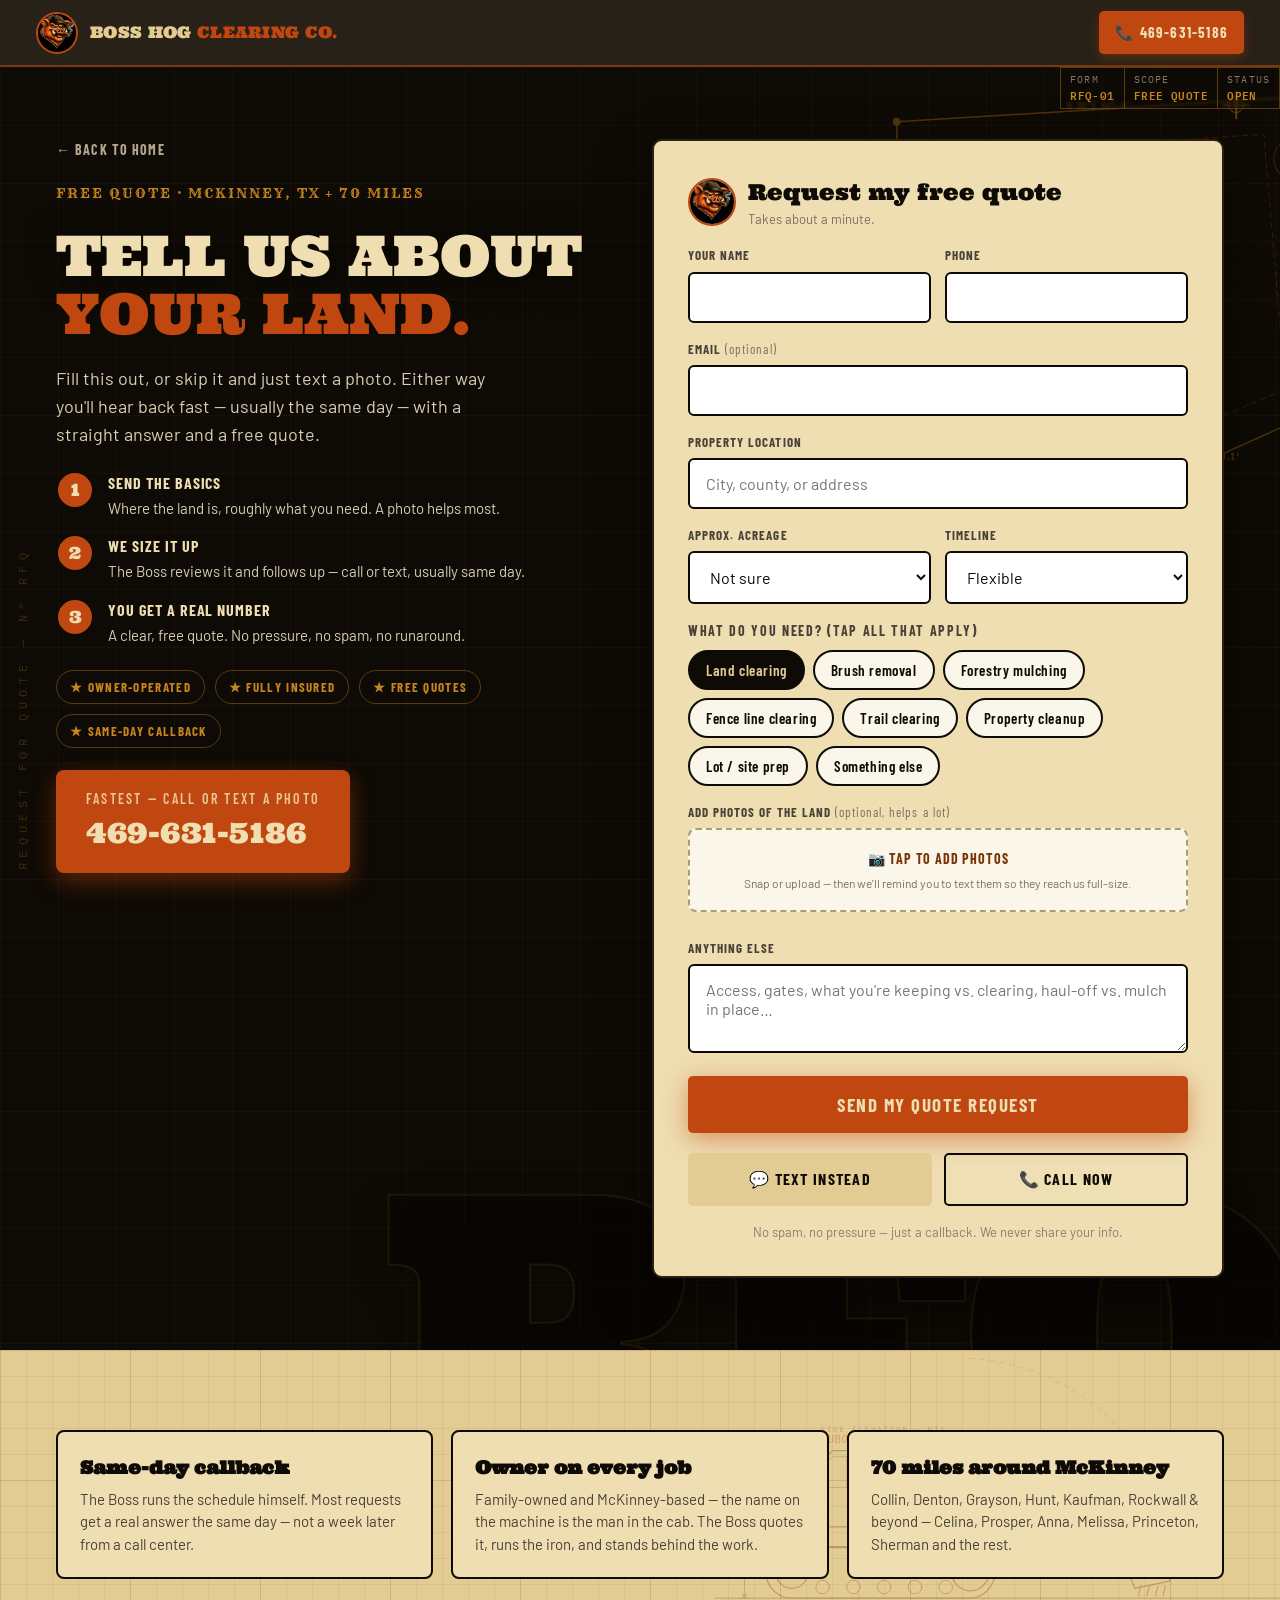
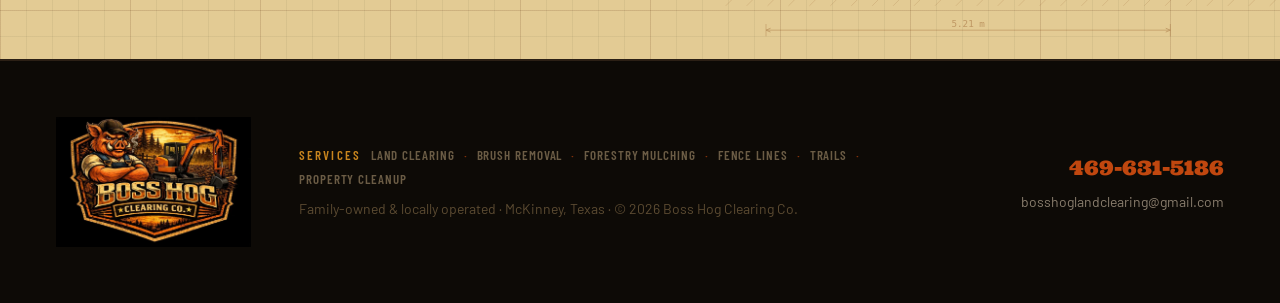
<file: quote.html>
<!DOCTYPE html>
<html lang="en">
<head>
<meta charset="utf-8">
<meta name="viewport" content="width=device-width, initial-scale=1, viewport-fit=cover">
<title>Request a Free Quote — Boss Hog Clearing Co. | Land Clearing McKinney, TX</title>
<meta name="description" content="Request a free land clearing or forestry mulching quote from Boss Hog Clearing Co. in McKinney, TX. Tell us about your property, or text a photo to 469-631-5186 — usually a same-day callback.">
<meta name="robots" content="index, follow">
<meta name="theme-color" content="#0E0A05">
<link rel="canonical" href="https://bosshogclearingco.com/quote.html">

<meta property="og:type" content="website">
<meta property="og:site_name" content="Boss Hog Clearing Co.">
<meta property="og:title" content="Request a Free Land Clearing Quote — Boss Hog Clearing Co.">
<meta property="og:description" content="Tell us about your property or text a photo to 469-631-5186. Free quote, usually same-day callback. McKinney, TX + 70 miles.">
<meta property="og:url" content="https://bosshogclearingco.com/quote.html">
<meta property="og:image" content="https://bosshogclearingco.com/assets/img/og-image.jpg">
<meta property="og:image:width" content="1200">
<meta property="og:image:height" content="630">
<meta name="twitter:card" content="summary_large_image">
<meta name="twitter:image" content="https://bosshogclearingco.com/assets/img/og-image.jpg">

<link rel="icon" href="/assets/img/favicon.ico" sizes="any">
<link rel="icon" type="image/png" href="/assets/img/favicon-32.png" sizes="32x32">
<link rel="apple-touch-icon" href="/assets/img/favicon-180.png">
<link rel="manifest" href="/site.webmanifest">

<link rel="preconnect" href="https://fonts.googleapis.com">
<link rel="preconnect" href="https://fonts.gstatic.com" crossorigin>
<link rel="stylesheet" href="https://fonts.googleapis.com/css2?family=Barlow:wght@400;500;600;700&family=Barlow+Condensed:wght@600;700&family=IBM+Plex+Mono:wght@400;500&family=Rye&family=Ultra&display=swap">
<link rel="stylesheet" href="/assets/css/styles.css">

<script type="application/ld+json">
{
  "@context": "https://schema.org",
  "@type": "BreadcrumbList",
  "itemListElement": [
    { "@type": "ListItem", "position": 1, "name": "Home", "item": "https://bosshogclearingco.com/" },
    { "@type": "ListItem", "position": 2, "name": "Free Quote", "item": "https://bosshogclearingco.com/quote.html" }
  ]
}
</script>

<style>
  .q-hero { position: relative; overflow: hidden; }
  .q-grid { position: relative; z-index: 2; max-width: var(--maxw); margin: 0 auto; padding: clamp(36px,6vw,72px) var(--pad); display: grid; grid-template-columns: 1fr 1.05fr; gap: clamp(28px,4vw,56px); align-items: start; }
  .q-pitch { display: flex; flex-direction: column; gap: 22px; }
  .q-pitch h1 { font-family: var(--f-display); font-weight: 400; font-size: clamp(34px,5vw,56px); line-height: 1.04; color: var(--wheat-lit); text-transform: uppercase; text-shadow: 0 4px 30px rgba(0,0,0,0.5); }
  .q-pitch h1 .pop { color: var(--rust); text-shadow: 3px 3px 0 var(--ink); }
  .steps { display: flex; flex-direction: column; gap: 14px; }
  .step { display: flex; gap: 14px; align-items: flex-start; }
  .step .n { flex-shrink: 0; width: 38px; height: 38px; border-radius: 50%; background: var(--rust); color: var(--wheat-lit); font-family: var(--f-display); font-size: 17px; display: flex; align-items: center; justify-content: center; border: 2px solid var(--ink); }
  .step .t b { display: block; font-family: var(--f-cond); font-weight: 700; letter-spacing: 0.06em; text-transform: uppercase; color: var(--wheat-lit); font-size: 16px; }
  .step .t span { color: #D8CCB4; font-size: 15px; }
  .trust { display: flex; flex-wrap: wrap; gap: 10px; }
  .trust span { font-family: var(--f-cond); font-weight: 700; font-size: 13px; letter-spacing: 0.1em; text-transform: uppercase; color: var(--amber); border: 1px solid rgba(200,133,30,0.4); border-radius: 99px; padding: 6px 13px; }
  .q-form { background: var(--wheat-lit); border: 2px solid #2C2015; border-radius: var(--radius); padding: clamp(22px,3vw,34px); box-shadow: 0 24px 60px rgba(0,0,0,0.4); display: flex; flex-direction: column; gap: 16px; }
  .q-form .head { display: flex; align-items: center; gap: 12px; }
  .q-form .head img { width: 48px; height: 48px; border-radius: 50%; border: 2px solid var(--rust); }
  .q-form .head h2 { font-family: var(--f-display); font-weight: 400; font-size: 22px; color: var(--ink); }
  .q-form .head p { font-size: 13px; color: var(--brown-soft); }
  label.fl { display: block; font-family: var(--f-cond); font-weight: 700; font-size: 13px; letter-spacing: 0.08em; text-transform: uppercase; color: var(--brown); margin-bottom: 6px; }
  .photo-drop { display: block; width: 100%; border: 2px dashed #b09b6f; border-radius: 8px; padding: 18px 16px; text-align: center; cursor: pointer; background: var(--cream); transition: border-color .15s, background .15s; }
  .photo-drop .pd-t { display: block; }
  .photo-drop small { display: block; margin-top: 4px; }
  .photo-drop:hover { border-color: var(--rust); background: #fff; }
  .photo-drop input { display: none; }
  .photo-drop .pd-t { font-family: var(--f-cond); font-weight: 700; letter-spacing: 0.06em; text-transform: uppercase; color: var(--rust-dark); font-size: 14px; }
  .photo-drop small { color: var(--brown-soft); font-size: 12px; }
  .thumbs { display: flex; flex-wrap: wrap; gap: 8px; }
  .thumbs img { width: 60px; height: 60px; object-fit: cover; border-radius: 6px; border: 2px solid var(--ink); }
  .q-fast { display: grid; grid-template-columns: 1fr 1fr; gap: 12px; margin-top: 4px; }
  .q-back { display: inline-flex; align-items: center; gap: 6px; color: var(--muted); text-decoration: none; font-family: var(--f-cond); font-weight: 700; letter-spacing: 0.08em; text-transform: uppercase; font-size: 14px; }
  .q-back:hover { color: var(--wheat-lit); }
  .reassure { max-width: var(--maxw); margin: 0 auto; padding: clamp(48px,7vw,80px) var(--pad); display: grid; grid-template-columns: repeat(3,1fr); gap: 18px; position: relative; z-index: 2; }
  .rcard { background: var(--wheat-lit); border: 2px solid var(--ink); border-radius: 8px; padding: 22px; }
  .rcard h3 { font-family: var(--f-display); font-size: 18px; color: var(--ink); margin-bottom: 6px; }
  .rcard p { font-size: 15px; color: var(--brown); line-height: 1.5; }
  @media (max-width: 900px) { .q-grid { grid-template-columns: 1fr; } .reassure { grid-template-columns: 1fr; } }
  @media (max-width: 560px) { .q-fast { grid-template-columns: 1fr; } }
</style>
</head>

<body>
<a class="skip-link" href="#main">Skip to content</a>
<header class="nav">
  <a href="/" class="nav__brand" aria-label="Boss Hog Clearing Co. home">
    <img src="/assets/img/mascot-128.webp" alt="Boss Hog mascot logo" width="42" height="42">
    <span class="nav__name">BOSS HOG <b>CLEARING CO.</b></span>
  </a>
  <nav class="nav__links nav__links--inline" style="position:static;max-height:none;flex-direction:row;background:none;border:none;padding:0">
    <a href="tel:4696315186" class="nav__cta">📞 <span class="nav__cta-full">469-631-5186</span><span class="nav__cta-short">Call</span></a>
  </nav>
</header>

<main id="main">
<section class="q-hero paper--dark">
  <div class="blueprint bp-plan bp-plan--r" aria-hidden="true"><img src="/assets/img/bp-siteplan-dark.svg" alt="" width="900" height="900" loading="lazy"></div>
  <div class="blueprint bp-compass" style="right:4%;bottom:8%" aria-hidden="true"><img src="/assets/img/bp-compass-dark.svg" alt="" width="220" height="220" loading="lazy"></div>
  <div class="spine spine--lit">Request for Quote — Nº RFQ</div>
  <div class="crosshair crosshair--lit" style="top:24px;right:30px"><i></i></div>
  <div class="titleblock titleblock--lit" style="top:0;right:0">
    <div><span>Form</span><b>RFQ-01</b></div>
    <div><span>Scope</span><b>Free Quote</b></div>
    <div><span>Status</span><b>Open</b></div>
  </div>
  <div class="bignum bignum--lit" aria-hidden="true">RFQ</div>

  <div class="q-grid">
    <div class="q-pitch">
      <a href="/" class="q-back">← Back to home</a>
      <p class="kicker kicker--lit">Free quote · McKinney, TX + 70 miles</p>
      <h1>Tell us about<br><span class="pop">your land.</span></h1>
      <p class="lead" style="color:#D8CCB4;max-width:460px">Fill this out, or skip it and just text a photo. Either way you'll hear back fast — usually the same day — with a straight answer and a free quote.</p>

      <div class="steps">
        <div class="step"><div class="n">1</div><div class="t"><b>Send the basics</b><span>Where the land is, roughly what you need. A photo helps most.</span></div></div>
        <div class="step"><div class="n">2</div><div class="t"><b>We size it up</b><span>The Boss reviews it and follows up — call or text, usually same day.</span></div></div>
        <div class="step"><div class="n">3</div><div class="t"><b>You get a real number</b><span>A clear, free quote. No pressure, no spam, no runaround.</span></div></div>
      </div>

      <div class="trust">
        <span>★ Owner-operated</span><span>★ Fully insured</span><span>★ Free quotes</span><span>★ Same-day callback</span>
      </div>

      <a href="sms:4696315186" class="bigtel"><small>Fastest — call or text a photo</small><b>469-631-5186</b></a>
    </div>

    <form class="q-form" id="rfqForm" action="https://formsubmit.co/bosshoglandclearing@gmail.com" method="POST" enctype="multipart/form-data" novalidate>
      <input type="hidden" name="_subject" id="rfqSubject" value="New quote request — Boss Hog Clearing Co.">
      <input type="hidden" name="_template" value="table">
      <input type="hidden" name="_captcha" value="false">
      <input type="hidden" name="_next" value="https://bosshogclearingco.com/quote.html?sent=1">
      <input type="hidden" name="source" value="quote-page">
      <input type="hidden" name="services" id="rfqServices" value="Land clearing">
      <input type="text" name="_honey" style="display:none" tabindex="-1" autocomplete="off" aria-hidden="true">
      <div class="head">
        <img src="/assets/img/mascot-128.webp" alt="The Boss" width="48" height="48">
        <div><h2>Request my free quote</h2><p>Takes about a minute.</p></div>
      </div>

      <div class="form-row">
        <div><label class="fl" for="f-name">Your name</label><input class="field" id="f-name" name="name" type="text" autocomplete="name" required></div>
        <div><label class="fl" for="f-phone">Phone</label><input class="field" id="f-phone" name="phone" type="tel" autocomplete="tel" required></div>
      </div>
      <div><label class="fl" for="f-email">Email <span style="text-transform:none;font-weight:400;color:var(--brown-soft)">(optional)</span></label><input class="field" id="f-email" name="email" type="email" autocomplete="email"></div>
      <div><label class="fl" for="f-city">Property location</label><input class="field" id="f-city" name="city" type="text" placeholder="City, county, or address" autocomplete="address-level2" required></div>

      <div class="form-row">
        <div><label class="fl" for="f-acres">Approx. acreage</label>
          <select class="field" id="f-acres" name="acres">
            <option value="">Not sure</option><option>Under ½ acre</option><option>½–1 acre</option><option>1–3 acres</option><option>3–5 acres</option><option>5–10 acres</option><option>10+ acres</option>
          </select></div>
        <div><label class="fl" for="f-when">Timeline</label>
          <select class="field" id="f-when" name="when">
            <option value="">Flexible</option><option>ASAP / urgent</option><option>Within 2 weeks</option><option>This month</option><option>1–3 months</option><option>Just pricing for now</option>
          </select></div>
      </div>

      <div>
        <div class="chips-label">What do you need? (tap all that apply)</div>
        <div class="chips" id="rfqChips" role="group" aria-label="Services needed"></div>
      </div>

      <div>
        <label class="fl">Add photos of the land <span style="text-transform:none;font-weight:400;color:var(--brown-soft)">(optional, helps a lot)</span></label>
        <label class="photo-drop" for="f-photos">
          <div class="pd-t">📷 Tap to add photos</div>
          <small>Snap or upload — then we'll remind you to text them so they reach us full-size.</small>
          <input id="f-photos" name="photos" type="file" accept="image/*" multiple>
        </label>
        <div class="thumbs" id="rfqThumbs" style="margin-top:10px"></div>
      </div>

      <div><label class="fl" for="f-notes">Anything else</label><textarea class="field" id="f-notes" name="notes" rows="3" placeholder="Access, gates, what you're keeping vs. clearing, haul-off vs. mulch in place…"></textarea></div>

      <button type="submit" class="btn btn--primary btn--block">Send my quote request</button>
      <div class="q-fast">
        <a href="sms:4696315186" class="btn btn--wheat btn--sm">💬 Text instead</a>
        <a href="tel:4696315186" class="btn btn--ghost btn--sm" style="border-color:var(--ink);color:var(--ink)">📞 Call now</a>
      </div>
      <p class="form-fine">No spam, no pressure — just a callback. We never share your info.</p>
    </form>

    <div class="q-form hidden" id="rfqSuccess" style="text-align:center;align-items:center">
      <img src="/assets/img/mascot-256.webp" alt="Boss Hog" width="96" height="96" style="border:3px solid var(--rust);border-radius:50%">
      <h2 style="font-family:var(--f-display);font-size:28px;color:var(--ink)">Got it. We'll be in touch.</h2>
      <p style="font-size:16px;color:var(--brown);max-width:380px">Your request is on its way. Expect a call or text back — usually same day.</p>
      <p style="font-size:15px;color:var(--brown)">Want it even faster? <a href="sms:4696315186" style="color:var(--rust);font-weight:600">Text a photo of the land</a> right now.</p>
      <a href="/" class="btn btn--ghost btn--sm" style="border-color:var(--ink);color:var(--ink)">Back to home</a>
    </div>
  </div>
</section>

<section class="paper" style="position:relative;overflow:hidden">
  <div class="blueprint bp-exc" aria-hidden="true"><img src="/assets/img/bp-excavator-light.svg" alt="" width="1040" height="660" loading="lazy"></div>
  <div class="reassure">
    <div class="rcard"><h3>Same-day callback</h3><p>The Boss runs the schedule himself. Most requests get a real answer the same day — not a week later from a call center.</p></div>
    <div class="rcard"><h3>Owner on every job</h3><p>Family-owned and McKinney-based — the name on the machine is the man in the cab. The Boss quotes it, runs the iron, and stands behind the work.</p></div>
    <div class="rcard"><h3>70 miles around McKinney</h3><p>Collin, Denton, Grayson, Hunt, Kaufman, Rockwall &amp; beyond — Celina, Prosper, Anna, Melissa, Princeton, Sherman and the rest.</p></div>
  </div>
</section>
</main>

<footer class="footer">
  <div class="footer__in">
    <img class="footer__badge" src="/assets/img/badge-800.webp" alt="Boss Hog Clearing Co. badge" width="195" height="130" loading="lazy">
    <div>
      <div class="footer__serve">
        <span class="footer__serve-label">Services</span>
        <span class="footer__tag">Land clearing</span><span class="footer__tag">Brush removal</span><span class="footer__tag">Forestry mulching</span><span class="footer__tag">Fence lines</span><span class="footer__tag">Trails</span><span class="footer__tag">Property cleanup</span>
      </div>
      <div class="footer__legal">Family-owned &amp; locally operated · McKinney, Texas · © 2026 Boss Hog Clearing Co.</div>
    </div>
    <div class="footer__contact">
      <a href="tel:4696315186">469-631-5186</a>
      <a href="mailto:bosshoglandclearing@gmail.com">bosshoglandclearing@gmail.com</a>
    </div>
  </div>
</footer>

<nav class="mbar" aria-label="Quick contact">
  <a href="tel:4696315186">📞 Call</a>
  <a href="sms:4696315186">💬 Text a photo</a>
</nav>

<script src="/assets/js/quote.js" defer></script>
</body>
</html>
</file>
<file: assets/css/styles.css>
/* ============================================================
   BOSS HOG CLEARING CO. — design system
   McKinney, TX land clearing • forestry mulching • brush removal
   ============================================================ */

:root {
  /* brand palette */
  --ink:        #0E0A05;
  --ink-deep:   #0A0805;
  --ink-soft:   #1A130B;
  --rust:       #C0470F;
  --rust-lit:   #D85A1A;
  --rust-dark:  #7A3506;
  --amber:      #C8851E;
  --ember:      #F58C3C;
  --wheat:      #E3CB94;
  --wheat-lit:  #EFDEB2;
  --wheat-dark: #D6BC80;
  --cream:      #FBF6EA;
  --brown:      #4A4137;
  --brown-soft: #7A6F61;
  --muted:      #B5A88F;
  --muted-dk:   #6B5C45;

  /* type */
  --f-display: 'Ultra', Georgia, 'Times New Roman', serif;
  --f-western: 'Rye', Georgia, serif;
  --f-cond:    'Barlow Condensed', 'Arial Narrow', sans-serif;
  --f-body:    'Barlow', -apple-system, BlinkMacSystemFont, 'Segoe UI', sans-serif;
  --f-mono:    'IBM Plex Mono', ui-monospace, 'SFMono-Regular', monospace;

  --maxw: 1280px;
  --pad: clamp(20px, 5vw, 56px);
  --radius: 10px;
  --hard-shadow: 6px 6px 0 var(--rust);
  --nav-h: 64px;
}

* { margin: 0; padding: 0; box-sizing: border-box; }
html { scroll-behavior: smooth; scroll-padding-top: 78px; -webkit-text-size-adjust: 100%; }
@media (prefers-reduced-motion: reduce) { html { scroll-behavior: auto; } }

/* keyboard focus ring (visible only for keyboard users) */
a:focus-visible, button:focus-visible, input:focus-visible, select:focus-visible,
textarea:focus-visible, [tabindex]:focus-visible {
  outline: 3px solid var(--amber); outline-offset: 2px; border-radius: 3px;
}

/* skip-to-content link */
.skip-link {
  position: absolute; left: 12px; top: -60px; z-index: 100;
  background: var(--rust); color: var(--wheat-lit); padding: 10px 16px; border-radius: 6px;
  font-family: var(--f-cond); font-weight: 700; letter-spacing: 0.06em; text-transform: uppercase;
  text-decoration: none; transition: top .2s ease;
}
.skip-link:focus { top: 12px; }

body {
  font-family: var(--f-body);
  color: var(--ink);
  background: var(--wheat);
  line-height: 1.55;
  overflow-x: hidden;
  -webkit-font-smoothing: antialiased;
  text-rendering: optimizeLegibility;
}

img { max-width: 100%; display: block; }
a { color: inherit; }
button { font-family: inherit; }
::selection { background: var(--rust); color: var(--wheat-lit); }

/* blueprint paper background (light sections) */
.paper {
  background-color: var(--wheat);
  background-image:
    linear-gradient(rgba(14,10,5,0.05) 1px, transparent 1px),
    linear-gradient(90deg, rgba(14,10,5,0.05) 1px, transparent 1px),
    linear-gradient(rgba(122,53,6,0.10) 1px, transparent 1px),
    linear-gradient(90deg, rgba(122,53,6,0.10) 1px, transparent 1px);
  background-size: 26px 26px, 26px 26px, 130px 130px, 130px 130px;
}
.paper--dark {
  background-color: var(--ink);
  background-image:
    linear-gradient(rgba(200,133,30,0.05) 1px, transparent 1px),
    linear-gradient(90deg, rgba(200,133,30,0.05) 1px, transparent 1px);
  background-size: 58px 58px, 58px 58px;
}

/* ============================ TYPE HELPERS ============================ */
.kicker {
  font-family: var(--f-western);
  font-size: 14px;
  letter-spacing: 0.14em;
  text-transform: uppercase;
  color: var(--rust-dark);
}
.kicker--lit { color: var(--amber); }
.h2 {
  font-family: var(--f-display);
  font-weight: 400;
  font-size: clamp(30px, 4.4vw, 42px);
  line-height: 1.08;
  margin: 8px 0 0;
  color: var(--ink);
  text-shadow: 2px 2px 0 rgba(122,53,6,0.18);
}
.h2--lit { color: var(--wheat-lit); text-shadow: 3px 3px 0 rgba(192,71,15,0.35); }
.lead { font-size: clamp(16px, 2vw, 18px); line-height: 1.55; color: var(--brown); }

/* ============================ ARCHITECTURAL DETAIL ============================ */
section.bay { position: relative; overflow: hidden; }
.bay__pad { position: relative; z-index: 2; max-width: var(--maxw); margin: 0 auto; padding: clamp(60px, 9vw, 92px) var(--pad); }

/* vertical engraved spine label */
.spine {
  position: absolute; top: 50%; left: 14px;
  transform: translateY(-50%) rotate(180deg);
  writing-mode: vertical-rl;
  font-family: var(--f-mono); font-size: 12px; font-weight: 500;
  letter-spacing: 0.45em; text-transform: uppercase;
  color: rgba(122,53,6,0.26); pointer-events: none; user-select: none;
  white-space: nowrap; z-index: 1;
}
.spine--right { left: auto; right: 14px; transform: translateY(-50%); }
.spine--lit { color: rgba(200,133,30,0.22); }

/* giant section watermark numeral */
.bignum {
  position: absolute; right: -0.04em; bottom: -0.30em;
  font-family: var(--f-display);
  font-size: clamp(200px, 30vw, 440px); line-height: 0.7;
  letter-spacing: -0.05em; color: rgba(14,10,5,0.055);
  -webkit-text-stroke: 2px rgba(14,10,5,0.10);
  filter: drop-shadow(0 12px 18px rgba(14,10,5,0.13));
  pointer-events: none; user-select: none; z-index: 0;
}
.bignum--lit {
  color: rgba(0,0,0,0.32);
  -webkit-text-stroke: 2px rgba(200,133,30,0.11);
  filter: drop-shadow(0 14px 22px rgba(0,0,0,0.45));
}
.bignum--left { right: auto; left: -0.04em; }
.bignum--top { bottom: auto; top: -0.30em; }

/* registration crosshair (survey mark) */
.crosshair { position: absolute; width: 28px; height: 28px; pointer-events: none; z-index: 1; opacity: 0.5; }
.crosshair::before, .crosshair::after { content: ""; position: absolute; background: var(--ch, rgba(122,53,6,0.85)); }
.crosshair::before { top: 50%; left: 0; right: 0; height: 1.5px; transform: translateY(-50%); }
.crosshair::after  { left: 50%; top: 0; bottom: 0; width: 1.5px; transform: translateX(-50%); }
.crosshair > i { position: absolute; inset: 6px; border: 1.5px solid var(--ch, rgba(122,53,6,0.85)); border-radius: 50%; }
.crosshair--lit { --ch: rgba(200,133,30,0.85); }

/* ---- construction blueprint background system ---- */
.blueprint { position: absolute; pointer-events: none; user-select: none; z-index: 0; opacity: 0.34; }
.blueprint img { width: 100%; height: 100%; display: block; }
/* anchored placements */
.bp-exc  { width: min(640px, 60%); right: -3%; bottom: -4%; }
.bp-plan { width: min(560px, 52%); left: -6%; top: -4%; }
.bp-plan--r { left: auto; right: -8%; }
.bp-compass { width: 132px; opacity: 0.45; }

/* depth: soft vignette + section seams so bays don't read flat */
.bay::before { content: ""; position: absolute; inset: 0; z-index: 0; pointer-events: none;
  background: radial-gradient(120% 80% at 50% -10%, rgba(255,247,228,0.5), transparent 55%),
              radial-gradient(120% 90% at 50% 115%, rgba(14,10,5,0.10), transparent 58%); }
.paper--dark.bay::before {
  background: radial-gradient(120% 80% at 50% -8%, rgba(200,133,30,0.10), transparent 52%),
              radial-gradient(130% 100% at 50% 118%, rgba(0,0,0,0.55), transparent 60%); }

/* drawing-sheet title block (authentic blueprint stamp) */
.titleblock { position: absolute; z-index: 1; pointer-events: none; display: grid;
  grid-template-columns: auto auto auto; font-family: var(--f-mono); font-size: 9.5px;
  letter-spacing: 0.12em; text-transform: uppercase; border: 1px solid var(--tb, rgba(122,53,6,0.5));
  background: rgba(243,231,204,0.35); backdrop-filter: blur(1px); }
.titleblock div { padding: 5px 9px; border-right: 1px solid var(--tb, rgba(122,53,6,0.5)); line-height: 1.45; }
.titleblock div:last-child { border-right: none; }
.titleblock b { display: block; font-weight: 600; color: var(--tbk, var(--rust-dark)); font-size: 11px; letter-spacing: 0.04em; }
.titleblock span { color: var(--tbm, rgba(74,65,55,0.7)); }
.titleblock--lit { --tb: rgba(200,133,30,0.4); --tbk: var(--amber); --tbm: rgba(181,168,143,0.7); background: rgba(13,10,6,0.4); }

/* corner ticks for cards/frames */
.tick { position: absolute; width: 9px; height: 9px; pointer-events: none; }
.tick--tl { top: 7px; left: 7px; border-left: 2px solid rgba(14,10,5,0.4); border-top: 2px solid rgba(14,10,5,0.4); }
.tick--br { bottom: 7px; right: 7px; border-right: 2px solid rgba(14,10,5,0.4); border-bottom: 2px solid rgba(14,10,5,0.4); }

/* ============================ BUTTONS ============================ */
.btn {
  display: inline-flex; align-items: center; justify-content: center; gap: 9px;
  font-family: var(--f-cond); font-weight: 700; font-size: 19px;
  letter-spacing: 0.08em; text-transform: uppercase; text-decoration: none;
  padding: 15px 28px; border-radius: 5px; border: 2px solid transparent;
  cursor: pointer; transition: transform .16s ease, background .16s ease, box-shadow .16s ease, border-color .16s ease;
  -webkit-tap-highlight-color: transparent;
}
.btn--primary { background: var(--rust); color: var(--wheat-lit); box-shadow: 0 6px 24px rgba(192,71,15,0.5); }
.btn--primary:hover { background: var(--rust-lit); transform: translateY(-2px); box-shadow: 0 10px 30px rgba(192,71,15,0.6); }
.btn--ghost { background: rgba(243,231,204,0.08); border-color: rgba(243,231,204,0.35); color: var(--wheat); }
.btn--ghost:hover { border-color: var(--rust); color: var(--rust-lit); }
.btn--wheat { background: var(--wheat); color: var(--ink); }
.btn--wheat:hover { background: #fff; }
.btn--sm { font-size: 16px; padding: 12px 20px; }
.btn--block { width: 100%; }

/* ============================ NAV ============================ */
.nav {
  position: sticky; top: 0; z-index: 60;
  display: flex; align-items: center; justify-content: space-between;
  gap: 16px; padding: 11px clamp(16px, 4vw, 36px);
  background: rgba(13,10,6,0.88); backdrop-filter: blur(10px);
  border-bottom: 2px solid rgba(192,71,15,0.55);
}
.nav__brand { display: flex; align-items: center; gap: 12px; text-decoration: none; flex-shrink: 0; }
.nav__brand img { height: 42px; width: 42px; object-fit: cover; border-radius: 50%; border: 2px solid var(--rust); }
.nav__name { font-family: var(--f-display); font-size: clamp(13px, 2vw, 16px); color: var(--wheat); letter-spacing: 0.02em; white-space: nowrap; }
.nav__name b { color: var(--rust); font-weight: 400; }
.nav__links { display: flex; align-items: center; gap: clamp(12px, 1.8vw, 26px); font-family: var(--f-cond); font-weight: 700; font-size: 15px; letter-spacing: 0.08em; text-transform: uppercase; }
.nav__links a { color: var(--muted); text-decoration: none; white-space: nowrap; transition: color .15s; }
.nav__links a:hover { color: var(--rust-lit); }
.nav__cta { background: var(--rust); color: var(--wheat-lit) !important; padding: 10px 16px; border-radius: 5px; box-shadow: 0 4px 12px rgba(192,71,15,0.35); }
.nav__cta:hover { background: var(--rust-lit); }
.nav__cta-short { display: none; }
.nav__toggle { display: none; background: none; border: 2px solid rgba(243,231,204,0.3); border-radius: 6px; padding: 8px 10px; cursor: pointer; }
.nav__toggle span { display: block; width: 22px; height: 2px; background: var(--wheat); margin: 4px 0; transition: .25s; }
.nav.open .nav__toggle span:nth-child(1) { transform: translateY(6px) rotate(45deg); }
.nav.open .nav__toggle span:nth-child(2) { opacity: 0; }
.nav.open .nav__toggle span:nth-child(3) { transform: translateY(-6px) rotate(-45deg); }

/* ============================ HERO ============================ */
.hero {
  position: relative; height: calc(100svh - var(--nav-h));
  min-height: 600px; max-height: 1000px;
  background: var(--ink-deep); overflow: hidden;
  perspective: 1400px;
}
.hero__layer { position: absolute; inset: 0; pointer-events: none; will-change: transform; }
.hero__glow {
  position: absolute; left: 50%; bottom: -22%; transform: translateX(-50%);
  width: 120%; height: 60%;
  background: radial-gradient(ellipse at center, rgba(192,71,15,0.18) 0%, rgba(192,71,15,0) 62%);
  pointer-events: none;
}
/* faint blueprint linework drifting behind the scene */
.hero__blueprint { position: absolute; right: 2%; bottom: 6%; width: min(620px, 52%); opacity: 0.16; pointer-events: none; }
.hero__blueprint img { width: 100%; display: block; }
/* the boss + machine photo */
.hero__photo { position: absolute; right: -16%; bottom: -4%; height: 106%; aspect-ratio: 1024 / 572; will-change: transform; transform-style: preserve-3d; }
.hero__photo-mask {
  position: absolute; inset: 0;
  -webkit-mask-image: radial-gradient(ellipse 64% 72% at 54% 56%, #000 44%, transparent 73%);
  mask-image: radial-gradient(ellipse 64% 72% at 54% 56%, #000 44%, transparent 73%);
}
.hero__photo img { position: absolute; inset: 0; width: 100%; height: 100%; object-fit: cover;
  filter: brightness(0.84) contrast(1.14) saturate(1.25) sepia(0.22) hue-rotate(-8deg); }
.hero__photo .grade-sky   { position: absolute; inset: 0; background: linear-gradient(180deg, rgba(10,8,5,0.92) 0%, rgba(10,8,5,0.45) 26%, rgba(10,8,5,0) 52%); }
.hero__photo .grade-key   { position: absolute; inset: 0; background: radial-gradient(circle at 55% 42%, rgba(245,140,60,0.5) 0%, rgba(245,140,60,0) 55%); mix-blend-mode: overlay; }
.hero__photo .grade-floor { position: absolute; inset: 0; background: linear-gradient(0deg, rgba(10,8,5,0.85) 0%, rgba(10,8,5,0.2) 30%, rgba(10,8,5,0) 48%); }
.hero__smoke { position: absolute; inset: 0; width: 100%; height: 100%; }
/* cursor spotlight */
.hero__spot { position: absolute; inset: 0; pointer-events: none; opacity: 0; transition: opacity .4s;
  background: radial-gradient(220px circle at var(--sx,50%) var(--sy,50%), rgba(245,140,60,0.14), transparent 70%); mix-blend-mode: screen; }
.hero:hover .hero__spot { opacity: 1; }
/* legibility scrims */
.hero__scrim-l { position: absolute; inset: 0; background: linear-gradient(90deg, var(--ink-deep) 16%, rgba(10,8,5,0.95) 36%, rgba(10,8,5,0.55) 52%, rgba(10,8,5,0) 66%); pointer-events: none; }
.hero__scrim-b { position: absolute; left: 0; right: 0; bottom: 0; height: 90px; background: linear-gradient(0deg, var(--ink-deep) 8%, rgba(10,8,5,0)); pointer-events: none; }
.hero__fx { position: absolute; inset: 0; width: 100%; height: 100%; pointer-events: none; }
/* blueprint frame on hero */
.hero__frame { position: absolute; inset: 18px; border: 1px solid rgba(200,133,30,0.18); pointer-events: none; z-index: 2; }
.hero__frame span { position: absolute; font-family: var(--f-mono); font-size: 10px; letter-spacing: 0.2em; color: rgba(200,133,30,0.4); text-transform: uppercase; }
.hero__frame .tl { top: -7px; left: 14px; background: var(--ink-deep); padding: 0 6px; }
.hero__frame .br { bottom: -7px; right: 14px; background: var(--ink-deep); padding: 0 6px; }

.hero__copy {
  position: absolute; left: 0; top: 0; bottom: 0; width: min(660px, 54%);
  display: flex; flex-direction: column; justify-content: center; gap: 22px;
  padding: 40px var(--pad) 60px; z-index: 5; will-change: transform;
}
.hero__eyebrow { font-family: var(--f-western); font-size: 15px; letter-spacing: 0.12em; text-transform: uppercase; color: var(--amber); }
.hero h1 {
  font-family: var(--f-display); font-weight: 400;
  font-size: clamp(40px, 5.2vw, 66px); line-height: 1.02; color: var(--wheat-lit);
  text-transform: uppercase; text-wrap: pretty; text-shadow: 0 4px 30px rgba(0,0,0,0.6); margin: 0;
}
.hero h1 .pop { color: var(--rust); text-shadow: 3px 3px 0 var(--ink); display: inline-block; }
.hero__sub { font-size: clamp(16px, 2vw, 18px); line-height: 1.55; color: #D8CCB4; max-width: 460px; }
.hero__cta { display: flex; gap: 14px; flex-wrap: wrap; }
.hero__promise {
  margin-top: 6px; display: flex; align-items: center; gap: 18px;
  background: var(--wheat-lit); border: 2px solid var(--ink); border-radius: 8px;
  box-shadow: var(--hard-shadow); padding: 15px 22px; max-width: 470px;
}
.hero__promise img { width: 54px; height: 54px; object-fit: cover; border-radius: 50%; border: 2px solid var(--rust); flex-shrink: 0; }
.hero__promise .pk { font-family: var(--f-western); font-size: 12px; letter-spacing: 0.16em; text-transform: uppercase; color: var(--rust-dark); }
.hero__promise .pv { font-family: var(--f-display); font-size: 16px; color: var(--ink); line-height: 1.35; margin-top: 3px; }
.hero__plates { position: absolute; right: 22px; bottom: 56px; display: flex; flex-direction: column; gap: 8px; align-items: flex-end; z-index: 5; }
.plate { background: rgba(13,10,6,0.7); backdrop-filter: blur(4px); border: 2px solid var(--rust); border-radius: 5px; padding: 7px 13px; font-family: var(--f-cond); font-weight: 700; font-size: 13px; letter-spacing: 0.14em; text-transform: uppercase; color: var(--amber); white-space: nowrap; }
.plate--muted { border-color: rgba(243,231,204,0.3); color: var(--muted); }
.hero__hint { position: absolute; bottom: 14px; left: 0; right: 0; text-align: center; font-family: var(--f-cond); font-weight: 700; font-size: 13px; letter-spacing: 0.26em; text-transform: uppercase; color: #8A7E6E; pointer-events: none; z-index: 5; animation: bhc-bob 2.6s ease-in-out infinite; }

/* audience split bar */
.split { display: grid; grid-template-columns: 1fr 1fr; border-top: 2px solid var(--rust); background: var(--ink-deep); }
.split a { display: block; padding: 22px var(--pad); text-decoration: none; transition: background .18s; }
.split a:first-child { background: var(--wheat); border-right: 2px solid var(--ink); }
.split a:first-child:hover { background: var(--wheat-lit); }
.split a:last-child { background: var(--ink); }
.split a:last-child:hover { background: #241B10; }
.split .lbl { font-family: var(--f-cond); font-weight: 700; font-size: 14px; letter-spacing: 0.16em; text-transform: uppercase; }
.split .big { font-family: var(--f-display); font-size: clamp(17px,2.4vw,20px); margin-top: 4px; }

/* marquee */
.marquee { background: var(--rust); border-top: 2px solid var(--ink); border-bottom: 2px solid var(--ink); overflow: hidden; padding: 12px 0; }
.marquee__row { display: flex; width: max-content; animation: bhc-marquee 26s linear infinite; font-family: var(--f-cond); font-weight: 700; font-size: 17px; letter-spacing: 0.22em; text-transform: uppercase; color: var(--ink); white-space: nowrap; }
.marquee__row span { padding: 0 18px; }

/* ============================ SERVICES ============================ */
.sec-head { position: relative; z-index: 2; display: flex; align-items: baseline; justify-content: space-between; gap: 24px; margin-bottom: 40px; flex-wrap: wrap; }
.sec-head .note { font-size: 16px; color: var(--brown-soft); max-width: 320px; line-height: 1.5; }
.sec-head .note a { color: var(--rust); font-weight: 600; }

.svc-grid { position: relative; z-index: 2; display: grid; grid-template-columns: repeat(3, 1fr); gap: 18px; }
.svc {
  position: relative; overflow: hidden; background: var(--wheat-lit);
  border: 2px solid var(--ink); border-radius: 3px; padding: 28px 26px;
  display: flex; flex-direction: column; gap: 12px;
  transform-style: preserve-3d; transition: transform .2s ease, box-shadow .2s ease, border-color .2s ease;
}
.svc:hover { transform: perspective(800px) rotateX(2.5deg) rotateY(-2.5deg) translateY(-6px); box-shadow: 0 20px 38px rgba(20,16,11,0.22); border-color: var(--rust); }
.svc__ghost { position: absolute; right: -6px; bottom: -28px; font-family: var(--f-western); font-size: 110px; color: rgba(122,53,6,0.11); pointer-events: none; line-height: 1; }
.svc__top { display: flex; align-items: center; justify-content: space-between; }
.svc__num { font-family: var(--f-western); font-size: 16px; color: var(--rust); }
.svc__tag { font-family: var(--f-cond); font-weight: 700; font-size: 12px; letter-spacing: 0.1em; text-transform: uppercase; color: var(--wheat-lit); background: var(--ink); padding: 4px 10px; border-radius: 99px; white-space: nowrap; }
.svc__name { font-family: var(--f-display); font-size: 21px; color: var(--ink); line-height: 1.15; }
.svc__desc { font-size: 15px; line-height: 1.55; color: var(--brown); }

/* ============================ BEFORE / AFTER ============================ */
.ba {
  position: relative; height: clamp(340px, 56vw, 560px); border-radius: var(--radius);
  overflow: hidden; border: 2px solid #3A2F20; touch-action: pan-y;
  cursor: ew-resize; user-select: none; -webkit-user-select: none;
}
.ba img { position: absolute; inset: 0; width: 100%; height: 100%; object-fit: cover; }
/* crop positions hand-tuned to land the ground-line across the wipe; matches the
   original build — the two frames are handheld (not tripod), so this is the closest
   honest alignment without distorting either photo. */
.ba__after  { object-position: 50% 56%; }
.ba__before-wrap { position: absolute; inset: 0; clip-path: inset(0 50% 0 0); }
.ba__before { object-position: 50% 90%; }
.ba__line { position: absolute; top: 0; bottom: 0; left: 50%; width: 3px; background: var(--rust); box-shadow: 0 0 18px rgba(192,71,15,0.8); pointer-events: none; }
.ba__handle {
  position: absolute; top: 50%; left: 50%; transform: translate(-50%, -50%);
  width: 54px; height: 54px; border-radius: 50%; background: var(--rust); border: 3px solid var(--wheat-lit);
  display: flex; align-items: center; justify-content: center; color: var(--wheat-lit);
  font-size: 17px; font-weight: 700; letter-spacing: -1px; box-shadow: 0 6px 20px rgba(0,0,0,0.5); pointer-events: none;
}
.ba__tag { position: absolute; top: 22px; font-family: var(--f-cond); font-weight: 700; font-size: 14px; letter-spacing: 0.24em; text-transform: uppercase; padding: 7px 13px; border-radius: 4px; pointer-events: none; }
.ba__tag--l { left: 22px; color: var(--wheat); background: rgba(13,10,6,0.6); }
.ba__tag--r { right: 22px; color: var(--amber); background: rgba(13,10,6,0.6); }
.cap { font-family: var(--f-cond); font-size: 14px; letter-spacing: 0.08em; text-transform: uppercase; color: #8A7E6E; margin-top: 12px; }

.work-div { margin: 52px 0 18px; display: flex; align-items: center; gap: 16px; }
.work-div span:first-child { font-family: var(--f-cond); font-weight: 700; font-size: 14px; letter-spacing: 0.2em; text-transform: uppercase; color: var(--amber); white-space: nowrap; }
.work-div span:last-child { height: 1px; flex: 1; background: repeating-linear-gradient(90deg, rgba(200,133,30,0.4) 0 6px, transparent 6px 12px); }
.work-grid { display: grid; grid-template-columns: 1fr 1fr; gap: 16px; }
.work-shot { position: relative; border-radius: var(--radius); overflow: hidden; border: 2px solid #3A2F20; aspect-ratio: 4/3; }
.work-shot img { width: 100%; height: 100%; object-fit: cover; }
.work-shot .ba__tag { top: 20px; left: 20px; }
.work-shot .ba__tag--after { color: var(--ink); background: var(--amber); }

/* ============================ AUDIENCE PATHS ============================ */
.paths { max-width: var(--maxw); margin: 0 auto; display: grid; grid-template-columns: 1fr 1fr; gap: 28px; }
.pcard { position: relative; overflow: hidden; border: 2px solid var(--ink); border-radius: var(--radius); padding: 40px clamp(24px,3vw,40px); display: flex; flex-direction: column; gap: 16px; transition: transform .2s ease, box-shadow .2s ease; }
.pcard:hover { transform: translateY(-4px); }
.pcard::before { content: ""; position: absolute; top: 0; left: 0; right: 0; height: 5px; background: linear-gradient(90deg, var(--rust), var(--amber)); }
.pcard--light { background: var(--wheat-lit); box-shadow: var(--hard-shadow); }
.pcard--light:hover { box-shadow: 8px 10px 0 var(--rust); }
.pcard--dark { background:
    linear-gradient(rgba(200,133,30,0.05) 1px, transparent 1px) 0 0 / 24px 24px,
    linear-gradient(90deg, rgba(200,133,30,0.05) 1px, transparent 1px) 0 0 / 24px 24px,
    var(--ink); box-shadow: 0 22px 46px rgba(0,0,0,0.55), inset 0 0 0 1px rgba(200,133,30,0.12); }
.pcard--dark:hover { box-shadow: 0 28px 54px rgba(0,0,0,0.6), inset 0 0 0 1px rgba(200,133,30,0.2); }
.pcard .lbl { font-family: var(--f-cond); font-weight: 700; font-size: 14px; letter-spacing: 0.18em; text-transform: uppercase; }
.pcard h3 { font-family: var(--f-display); font-weight: 400; font-size: clamp(22px,3vw,28px); line-height: 1.15; }
.pcard ul { list-style: none; display: flex; flex-direction: column; gap: 12px; font-size: 16px; line-height: 1.5; }
.pcard li { display: flex; gap: 10px; }
.pcard li::before { content: "✓"; color: var(--rust); font-weight: 700; flex-shrink: 0; }
.pcard--light { color: var(--brown); }
.pcard--light .lbl { color: var(--rust-dark); }
.pcard--light h3 { color: var(--ink); }
.pcard--dark { color: #D8CCB4; }
.pcard--dark .lbl { color: var(--amber); }
.pcard--dark h3 { color: var(--wheat-lit); }
.pcard--dark strong { color: var(--wheat-lit); }
.pcard .btn { align-self: flex-start; margin-top: 6px; }

/* ============================ SERVICE AREA RADAR ============================ */
.area-grid { position: relative; z-index: 2; max-width: var(--maxw); margin: 0 auto; display: grid; grid-template-columns: 1.1fr 1fr; gap: clamp(32px,5vw,56px); align-items: center; }
.radar { position: relative; aspect-ratio: 1; max-width: 580px; width: 100%; margin: 0 auto; }
.radar__ring { position: absolute; border-radius: 50%; }
.radar__ring.r1 { inset: 0; border: 1px dashed #3A2F20; animation: bhc-spin 90s linear infinite; }
.radar__ring.r2 { inset: 18%; border: 1px dashed #4A3C28; animation: bhc-spin 70s linear infinite reverse; }
.radar__ring.r3 { inset: 36%; border: 1px dashed #5C4B32; animation: bhc-spin 50s linear infinite; }
.radar__pulse { position: absolute; inset: 0; border-radius: 50%; border: 2px solid rgba(192,71,15,0.5); animation: bhc-ring 3s ease-out infinite; }
.radar__mi { position: absolute; left: 50%; transform: translateX(-50%); font-family: var(--f-cond); font-size: 12px; letter-spacing: 0.18em; color: var(--muted-dk); text-transform: uppercase; background: var(--ink); padding: 0 8px; }
.radar__hq { position: absolute; left: 50%; top: 50%; transform: translate(-50%,-50%); display: flex; flex-direction: column; align-items: center; gap: 6px; z-index: 3; }
.radar__hq img { width: 54px; height: 54px; object-fit: cover; border-radius: 50%; border: 2px solid var(--rust); box-shadow: 0 0 24px rgba(192,71,15,0.6); }
.radar__hq span { font-family: var(--f-cond); font-weight: 700; font-size: 14px; letter-spacing: 0.14em; text-transform: uppercase; color: var(--wheat-lit); background: var(--rust); padding: 3px 10px; border-radius: 3px; }
.town { position: absolute; transform: translate(-50%,-50%); display: flex; flex-direction: column; align-items: center; gap: 3px; z-index: 2; }
.town span:first-child { width: 9px; height: 9px; border-radius: 50%; box-shadow: 0 0 8px rgba(192,71,15,0.4); }
.town span:last-child { font-family: var(--f-cond); font-weight: 600; font-size: 12px; letter-spacing: 0.06em; text-transform: uppercase; color: var(--muted); white-space: nowrap; transition: color .12s, transform .12s; }
.town:hover { z-index: 4; }
.town:hover span:last-child { color: var(--wheat-lit); transform: scale(1.15); }
.area-copy { display: flex; flex-direction: column; gap: 20px; }
.area-tier { display: flex; gap: 12px; align-items: baseline; }
.area-tier b { font-family: var(--f-western); font-size: 13px; width: 64px; flex-shrink: 0; }
.area-tier span { font-size: 15px; color: #D8CCB4; line-height: 1.5; }

/* ============================ THE MACHINE ============================ */
.machine-grid { position: relative; z-index: 2; max-width: var(--maxw); margin: 0 auto; padding: clamp(60px,9vw,88px) var(--pad); display: grid; grid-template-columns: 1.2fr 1fr; gap: clamp(32px,5vw,56px); align-items: center; }
.machine-photo { position: relative; perspective: 1200px; }
.machine-photo img { width: 100%; border-radius: var(--radius); border: 2px solid var(--ink); transition: transform .3s ease; transform-origin: center; }
.machine-photo:hover img { transform: rotateY(-5deg) rotateX(2deg) scale(1.02); }
.machine-photo .tagcap { position: absolute; bottom: -18px; left: 24px; background: var(--ink); color: var(--wheat-lit); font-family: var(--f-cond); font-weight: 700; font-size: 15px; letter-spacing: 0.14em; text-transform: uppercase; padding: 10px 18px; border-radius: 5px; border: 2px solid var(--rust); }
.stat-row { display: grid; grid-template-columns: 1fr 1fr 1fr; gap: 12px; }
.stat { background: var(--wheat-lit); border: 2px solid var(--ink); border-radius: 8px; padding: 16px; text-align: center; }
.stat .v { font-family: var(--f-display); font-size: 22px; color: var(--rust); }
.stat .v small { font-size: 14px; }
.stat .k { font-family: var(--f-cond); font-weight: 600; font-size: 13px; letter-spacing: 0.1em; text-transform: uppercase; color: var(--brown-soft); margin-top: 2px; }
.boss-card { display: flex; align-items: center; gap: 16px; background: var(--wheat-lit); border: 2px solid var(--ink); border-radius: 8px; padding: 16px 18px; }
.boss-card img { width: 72px; height: 72px; flex-shrink: 0; border-radius: 50%; border: 2px solid var(--ink); object-fit: cover; }
.boss-card div { font-size: 15px; line-height: 1.5; color: var(--brown); }

/* ============================ FAQ ============================ */
.faq-wrap { position: relative; z-index: 2; max-width: 880px; margin: 0 auto; }
.faq-list { display: flex; flex-direction: column; gap: 12px; }
.faq { background: var(--wheat-lit); border: 2px solid var(--ink); border-radius: 8px; overflow: hidden; }
.faq__q { width: 100%; display: flex; align-items: center; justify-content: space-between; gap: 16px; padding: 20px 26px; background: none; border: none; cursor: pointer; text-align: left; }
.faq__q span:first-child { font-family: var(--f-display); font-size: 17px; color: var(--ink); }
.faq__icon { font-family: var(--f-display); font-size: 20px; color: var(--rust); flex-shrink: 0; transition: transform .3s ease; }
.faq.open .faq__icon { transform: rotate(45deg); }
.faq__a { display: grid; grid-template-rows: 0fr; transition: grid-template-rows .3s ease; }
.faq.open .faq__a { grid-template-rows: 1fr; }
.faq__a > div { overflow: hidden; min-height: 0; }
.faq__a p { padding: 0 26px 22px; font-size: 16px; line-height: 1.6; color: var(--brown); }

/* ============================ QUOTE ============================ */
.quote-grid { position: relative; z-index: 2; max-width: var(--maxw); margin: 0 auto; display: grid; grid-template-columns: 1fr 1.1fr; gap: clamp(32px,5vw,56px); }
.quote-left { display: flex; flex-direction: column; gap: 22px; justify-content: center; }
.bigtel { align-self: flex-start; display: flex; flex-direction: column; gap: 2px; background: var(--rust); color: var(--wheat-lit); text-decoration: none; padding: 18px 30px; border-radius: 8px; box-shadow: 0 8px 24px rgba(192,71,15,0.45); transition: transform .16s, background .16s; }
.bigtel:hover { background: var(--rust-lit); transform: translateY(-2px); }
.bigtel small { font-family: var(--f-cond); font-weight: 600; font-size: 14px; letter-spacing: 0.16em; text-transform: uppercase; opacity: 0.85; }
.bigtel b { font-family: var(--f-display); font-weight: 400; font-size: clamp(22px,3vw,28px); letter-spacing: 0.02em; }
.quote-left .email { color: var(--muted); font-size: 16px; text-decoration: none; }
.quote-left .email:hover { color: var(--wheat-lit); }

.form-card { background: var(--wheat-lit); border: 2px solid #2C2015; border-radius: var(--radius); padding: clamp(24px,3vw,36px) clamp(22px,3vw,38px); display: flex; flex-direction: column; gap: 18px; }
.form-card h3 { font-family: var(--f-display); font-weight: 400; font-size: 20px; color: var(--ink); }
.form-row { display: grid; grid-template-columns: 1fr 1fr; gap: 14px; }
.field { font-family: var(--f-body); font-size: 16px; padding: 14px 16px; border: 2px solid var(--ink); border-radius: 6px; background: #fff; color: var(--ink); outline: none; width: 100%; transition: border-color .15s; }
.field:focus { border-color: var(--rust); }
textarea.field { resize: vertical; min-height: 84px; }
.chips-label { font-family: var(--f-cond); font-weight: 700; font-size: 14px; letter-spacing: 0.12em; text-transform: uppercase; color: var(--brown); margin-bottom: 8px; }
.chips { display: flex; flex-wrap: wrap; gap: 8px; }
.chip { font-family: var(--f-cond); font-weight: 600; font-size: 15px; letter-spacing: 0.04em; padding: 9px 16px; border-radius: 99px; cursor: pointer; border: 2px solid var(--ink); background: var(--cream); color: var(--ink); transition: all .12s ease; white-space: nowrap; }
.chip[aria-pressed="true"] { background: var(--ink); color: var(--wheat); }
.form-fine { font-size: 13px; color: #8A7E6E; text-align: center; }
.form-success { background: var(--wheat-lit); border: 2px solid #2C2015; border-radius: var(--radius); padding: 48px 38px; display: flex; flex-direction: column; align-items: center; justify-content: center; text-align: center; gap: 16px; }
.form-success img { width: 88px; height: 88px; object-fit: cover; border-radius: 50%; border: 3px solid var(--rust); }
.form-success h3 { font-family: var(--f-display); font-size: 26px; color: var(--ink); }
.form-success p { font-size: 16px; line-height: 1.55; color: var(--brown); max-width: 380px; }
.form-success a { color: var(--rust); font-weight: 600; }
.hidden { display: none !important; }

/* ============================ FOOTER ============================ */
.footer { background: #0D0A06; padding: clamp(36px,6vw,56px) var(--pad); border-top: 2px solid #2C2015; }
.footer__in { max-width: var(--maxw); margin: 0 auto; display: grid; grid-template-columns: auto 1fr auto; gap: clamp(24px,4vw,48px); align-items: center; }
.footer__badge { height: 130px; width: auto; }
.footer__serve { display: flex; flex-wrap: wrap; align-items: baseline; gap: 5px 0; font-family: var(--f-cond); font-weight: 600; font-size: 13px; letter-spacing: 0.07em; text-transform: uppercase; color: var(--muted-dk); line-height: 1.5; }
.footer__serve-label { color: var(--amber); letter-spacing: 0.16em; margin-right: 10px; }
.footer__tag { white-space: nowrap; }
.footer__tag:not(:last-of-type)::after { content: "·"; margin: 0 9px; color: var(--rust); opacity: 0.65; }
.footer__serve-tail { margin-left: 10px; color: #6B5C45; white-space: nowrap; }
.footer__legal { font-size: 14px; color: #5C4B32; margin-top: 8px; }
.footer__contact { display: flex; flex-direction: column; gap: 8px; text-align: right; }
.footer__contact a:first-child { font-family: var(--f-display); font-size: 20px; color: var(--rust); text-decoration: none; }
.footer__contact a:first-child:hover { color: var(--rust-lit); }
.footer__contact a:last-child { font-size: 14px; color: #8A7E6E; text-decoration: none; }
.footer__contact a:last-child:hover { color: #D8CCB4; }
.footer__nav { display: flex; gap: 18px; flex-wrap: wrap; font-family: var(--f-cond); font-weight: 600; letter-spacing: 0.06em; text-transform: uppercase; font-size: 13px; }
.footer__nav a { color: var(--muted-dk); text-decoration: none; }
.footer__nav a:hover { color: var(--amber); }

/* mobile sticky call bar */
.mbar { position: fixed; left: 0; right: 0; bottom: 0; z-index: 70; display: none; grid-template-columns: 1fr 1fr; gap: 0; border-top: 2px solid var(--rust); }
.mbar a { display: flex; align-items: center; justify-content: center; gap: 8px; padding: 14px; font-family: var(--f-cond); font-weight: 700; letter-spacing: 0.08em; text-transform: uppercase; text-decoration: none; font-size: 16px; }
.mbar a:first-child { background: var(--rust); color: var(--wheat-lit); }
.mbar a:last-child { background: var(--ink); color: var(--wheat); border-left: 2px solid var(--rust); }

/* ============================ REVEAL ============================ */
[data-reveal] { opacity: 0; transform: translateY(30px); transition: opacity .85s cubic-bezier(.2,.7,.2,1), transform .85s cubic-bezier(.2,.7,.2,1); will-change: opacity, transform; }
[data-reveal="left"]  { transform: translateX(-36px); }
[data-reveal="right"] { transform: translateX(36px); }
[data-reveal="scale"] { transform: scale(.95); }
[data-reveal].in { opacity: 1; transform: none; }

/* ============================ KEYFRAMES ============================ */
@keyframes bhc-marquee { from { transform: translateX(0); } to { transform: translateX(-50%); } }
@keyframes bhc-bob { 0%,100% { transform: translateY(0); } 50% { transform: translateY(6px); } }
@keyframes bhc-spin { to { transform: rotate(360deg); } }
@keyframes bhc-ring { 0% { transform: scale(0.5); opacity: 0.8; } 100% { transform: scale(1); opacity: 0; } }

/* ============================ RESPONSIVE ============================ */
@media (max-width: 1080px) {
  .machine-grid, .area-grid, .quote-grid { grid-template-columns: 1fr; }
  .area-grid .radar { order: -1; }
}
@media (max-width: 860px) {
  :root { --nav-h: 60px; }
  .nav__links {
    position: absolute; top: 100%; left: 0; right: 0;
    flex-direction: column; align-items: stretch; gap: 0;
    background: rgba(13,10,6,0.98); backdrop-filter: blur(12px);
    border-bottom: 2px solid var(--rust); padding: 8px 0;
    max-height: 0; overflow: hidden; transition: max-height .3s ease; font-size: 17px;
  }
  .nav.open .nav__links { max-height: 78vh; overflow-y: auto; -webkit-overflow-scrolling: touch; }
  .nav__links a { padding: 14px var(--pad); border-top: 1px solid rgba(243,231,204,0.08); }
  .nav__cta { margin: 8px var(--pad); text-align: center; }
  .nav__toggle { display: block; }
  /* quote page landing nav: keep a compact phone CTA top-right (no menu needed) */
  .nav__links--inline .nav__cta { padding: 9px 13px; font-size: 14px; }
  .nav__cta-full { display: none; }
  .nav__cta-short { display: inline; }
  .hero__copy { width: 100%; max-width: 100%; padding-right: var(--pad); justify-content: flex-start; padding-top: clamp(22px, 7vw, 52px); }
  /* show the Boss + Kubota as a clear band across the lower hero */
  .hero__photo { inset: auto 0 0 0; left: 0; right: 0; top: auto; bottom: 0; width: 100%; height: 60%; aspect-ratio: auto; opacity: 1; }
  .hero__photo-mask { -webkit-mask-image: none; mask-image: none; }
  .hero__photo img { object-position: 30% 40%; }
  .hero__blueprint { display: none; }
  .hero__scrim-l { background: linear-gradient(180deg, var(--ink-deep) 0%, rgba(10,8,5,0.72) 24%, rgba(10,8,5,0.18) 46%, rgba(10,8,5,0) 64%, rgba(10,8,5,0.55) 100%); }
  .hero__plates { display: none; }
  .svc-grid { grid-template-columns: 1fr 1fr; }
  .paths { grid-template-columns: 1fr; }
  .stat-row { grid-template-columns: 1fr 1fr 1fr; }
  .footer__in { grid-template-columns: 1fr; text-align: center; justify-items: center; }
  .footer__serve { justify-content: center; }
  .footer__contact { text-align: center; }
  .mbar { display: grid; }
  body { padding-bottom: 56px; }
  .split a { padding: 18px var(--pad); }
}
@media (max-width: 560px) {
  .svc-grid { grid-template-columns: 1fr; }
  .work-grid { grid-template-columns: 1fr; }
  .form-row { grid-template-columns: 1fr; }
  .stat-row { grid-template-columns: 1fr; }
  .split { grid-template-columns: 1fr; }
  .split a:first-child { border-right: none; border-bottom: 2px solid var(--ink); }
  .hero h1 { font-size: clamp(34px, 9vw, 48px); }
  .hero__promise { flex-direction: column; align-items: flex-start; gap: 10px; }
}

/* reduced motion */
@media (prefers-reduced-motion: reduce) {
  *, *::before, *::after { animation-duration: .001ms !important; animation-iteration-count: 1 !important; transition-duration: .001ms !important; }
  [data-reveal] { opacity: 1 !important; transform: none !important; }
  .marquee__row { animation: none; }
}
</file>
